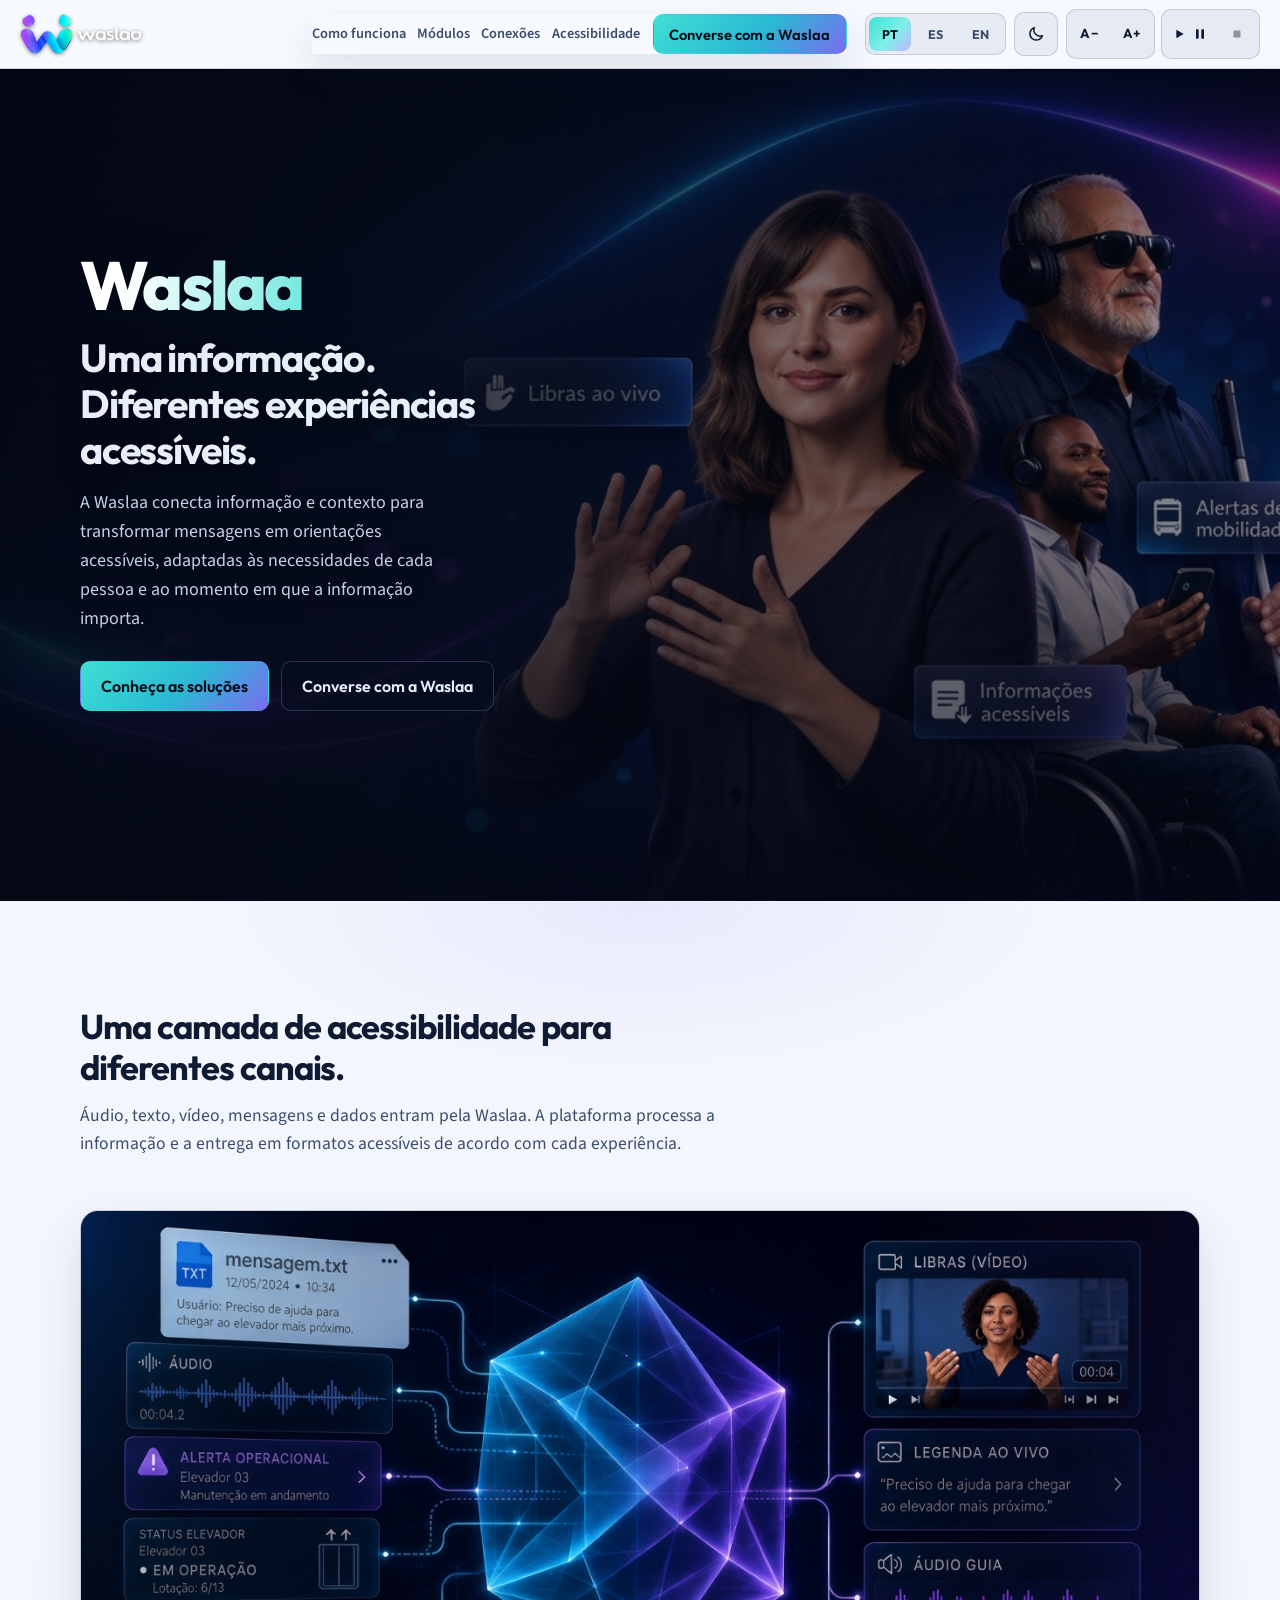
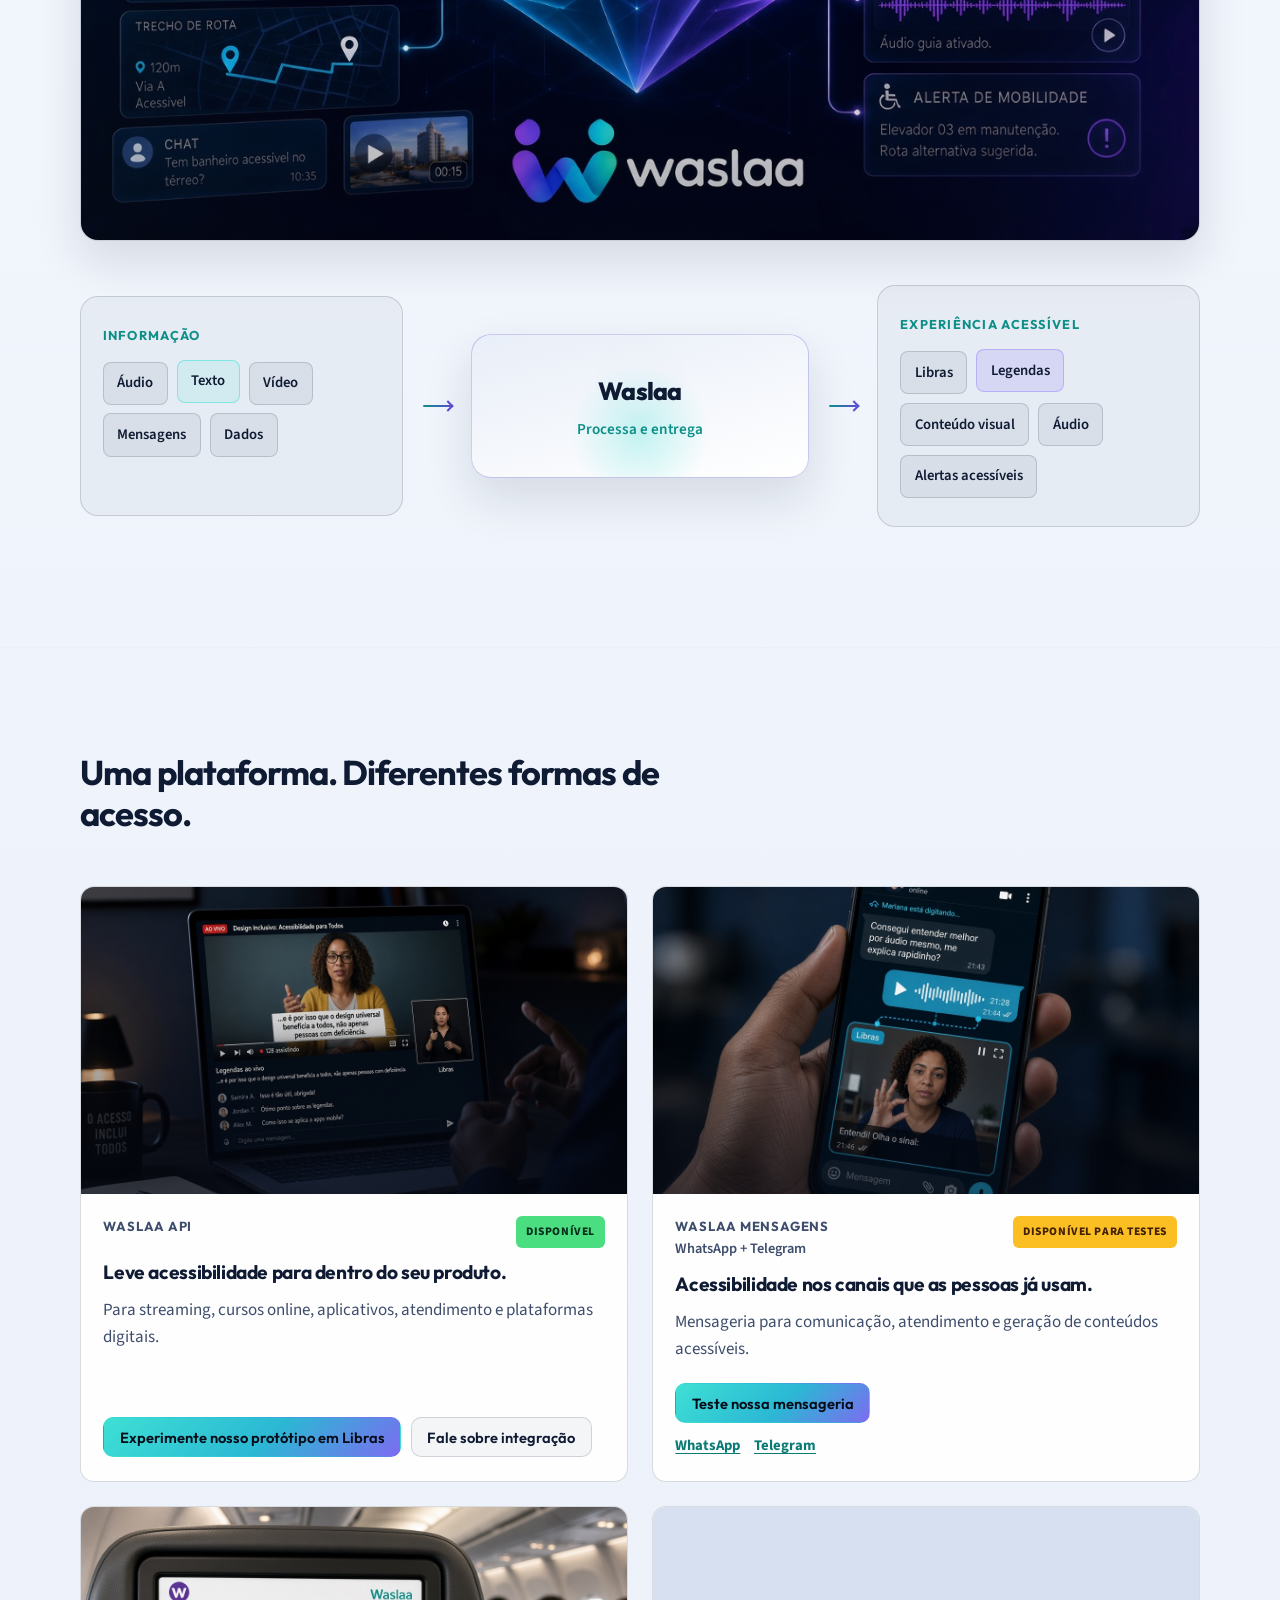
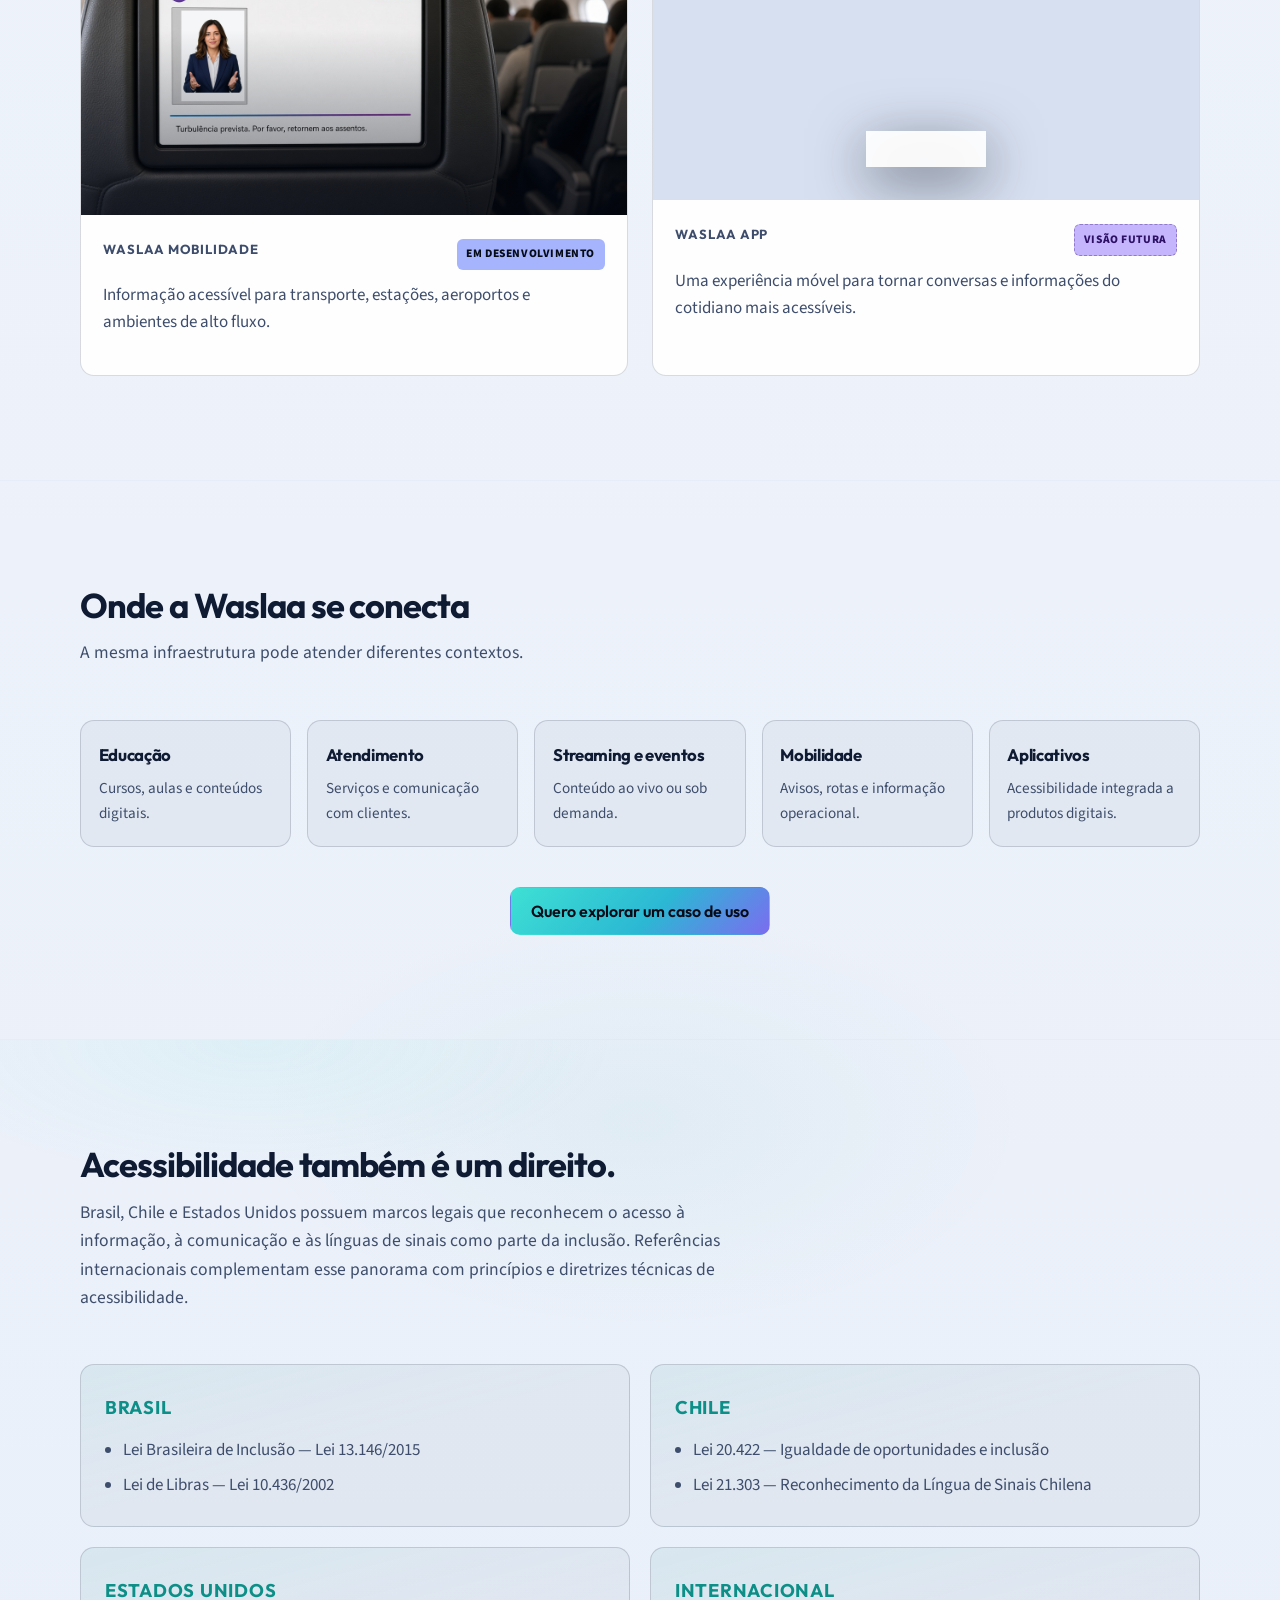
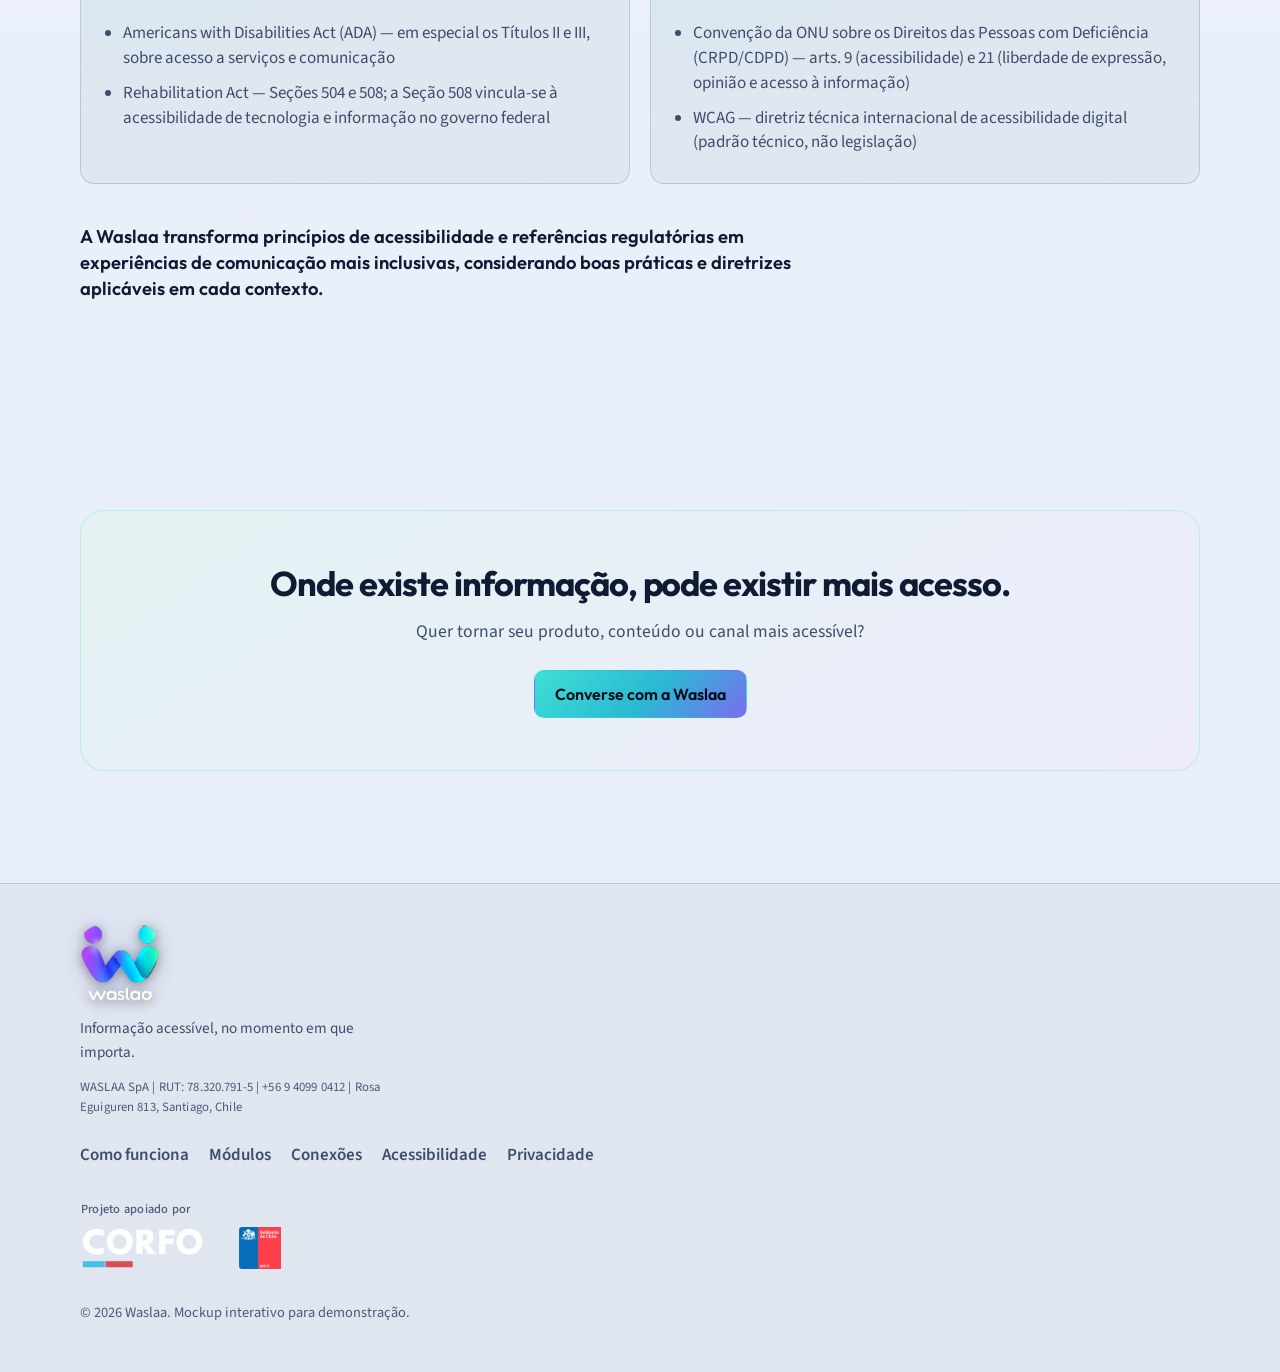
<file: index.html>
<!DOCTYPE html>
<html lang="pt-BR">
<head>
  <meta charset="UTF-8">
  <meta name="viewport" content="width=device-width, initial-scale=1.0, viewport-fit=cover">
  <meta name="description" content="Waslaa — recebe informações de diferentes canais e as transforma em experiências acessíveis em tempo real.">
  <meta name="color-scheme" content="dark light">
  <title>Waslaa — Informação Acessível em Tempo Real</title>
  <script>
    (function () {
      var pathname = (window.location.pathname || "").replace(/\/+$/, "");
      if (pathname.endsWith("/teste")) {
        window.location.replace("https://app.waslaa.co/" + window.location.search + window.location.hash);
        return;
      }
      try {
        var key = "waslaa_theme_v1";
        var stored = localStorage.getItem(key);
        var theme = stored === "light" || stored === "dark"
          ? stored
          : (window.matchMedia && window.matchMedia("(prefers-color-scheme: light)").matches ? "light" : "dark");
        document.documentElement.setAttribute("data-theme", theme);
        document.documentElement.style.colorScheme = theme;
      } catch (e) {
        document.documentElement.setAttribute("data-theme", "dark");
      }
      try {
        var scaleKey = "waslaa_text_scale_v1";
        var scaleRaw = localStorage.getItem(scaleKey);
        var scale = parseFloat(scaleRaw);
        if (!(scale >= 0.875 && scale <= 1.25)) scale = 1;
        scale = Math.round(scale * 1000) / 1000;
        document.documentElement.style.setProperty("--text-scale", String(scale));
        document.documentElement.setAttribute("data-text-scale", String(scale));
      } catch (e2) {
        document.documentElement.style.setProperty("--text-scale", "1");
        document.documentElement.setAttribute("data-text-scale", "1");
      }
    })();
  </script>
  <link rel="preconnect" href="https://fonts.googleapis.com">
  <link rel="preconnect" href="https://fonts.gstatic.com" crossorigin>
  <link href="https://fonts.googleapis.com/css2?family=Outfit:wght@400;500;600;700;800&family=Source+Sans+3:ital,wght@0,400;0,500;0,600;0,700;1,400&display=swap" rel="stylesheet">
  <link rel="stylesheet" href="style.css">
</head>
<body>
  <a class="skip-link" href="#conteudo" data-i18n="a11y.skip">Ir para o conteúdo</a>

  <header class="site-header" id="topo">
    <div class="header-inner">
      <a class="brand" href="#topo" data-i18n-aria-label="a11y.brandHome" aria-label="Waslaa — início">
        <img
          class="brand-logo"
          src="assets/logo-waslaa-uso-externo.png"
          width="377"
          height="124"
          alt=""
          decoding="async">
      </a>
      <div class="header-tools">
        <div class="lang-switcher" role="group" data-lang-switcher data-i18n-aria-label="a11y.langSwitcher" aria-label="Selecionar idioma">
          <button type="button" class="lang-btn is-active" data-set-lang="pt-BR" aria-pressed="true" aria-label="Português">
            <span class="lang-code" aria-hidden="true">PT</span>
            <span class="lang-name" data-i18n="a11y.langPt">Português</span>
          </button>
          <button type="button" class="lang-btn" data-set-lang="es-CL" aria-pressed="false" aria-label="Español (Chile)">
            <span class="lang-code" aria-hidden="true">ES</span>
            <span class="lang-name" data-i18n="a11y.langEs">Español (Chile)</span>
          </button>
          <button type="button" class="lang-btn" data-set-lang="en-US" aria-pressed="false" aria-label="English (US)">
            <span class="lang-code" aria-hidden="true">EN</span>
            <span class="lang-name" data-i18n="a11y.langEn">English (US)</span>
          </button>
        </div>
        <button
          type="button"
          class="theme-toggle"
          data-theme-toggle
          aria-pressed="false"
          aria-label="Alternar para tema claro">
          <span class="theme-toggle-icon theme-toggle-icon-sun" aria-hidden="true">
            <svg width="18" height="18" viewBox="0 0 24 24" fill="none" focusable="false">
              <circle cx="12" cy="12" r="4" stroke="currentColor" stroke-width="2"/>
              <path d="M12 2v2.5M12 19.5V22M4.93 4.93l1.77 1.77M17.3 17.3l1.77 1.77M2 12h2.5M19.5 12H22M4.93 19.07l1.77-1.77M17.3 6.7l1.77-1.77" stroke="currentColor" stroke-width="2" stroke-linecap="round"/>
            </svg>
          </span>
          <span class="theme-toggle-icon theme-toggle-icon-moon" aria-hidden="true">
            <svg width="18" height="18" viewBox="0 0 24 24" fill="none" focusable="false">
              <path d="M20.5 14.2A8.2 8.2 0 0 1 9.8 3.5 8.5 8.5 0 1 0 20.5 14.2Z" stroke="currentColor" stroke-width="2" stroke-linejoin="round"/>
            </svg>
          </span>
          <span class="theme-toggle-text" data-theme-toggle-text>Escuro</span>
        </button>
        <div
          class="a11y-tools"
          role="group"
          data-a11y-tools
          data-i18n-aria-label="a11y.toolsGroup"
          aria-label="Ferramentas de acessibilidade">
          <div
            class="text-scale"
            role="group"
            data-text-scale-group
            data-i18n-aria-label="a11y.textScaleGroup"
            aria-label="Tamanho do texto">
            <button
              type="button"
              class="a11y-btn a11y-btn-scale"
              data-text-scale-down
              data-i18n-aria-label="a11y.textDecrease"
              aria-label="Diminuir tamanho do texto">
              <span class="a11y-btn-label" aria-hidden="true">A−</span>
            </button>
            <button
              type="button"
              class="a11y-btn a11y-btn-scale"
              data-text-scale-up
              data-i18n-aria-label="a11y.textIncrease"
              aria-label="Aumentar tamanho do texto">
              <span class="a11y-btn-label" aria-hidden="true">A+</span>
            </button>
          </div>
          <div
            class="speech-controls"
            role="group"
            data-speech-controls
            data-i18n-aria-label="a11y.speechGroup"
            aria-label="Leitura em voz alta">
            <button
              type="button"
              class="a11y-btn a11y-btn-speech"
              data-speech-toggle
              data-i18n-aria-label="a11y.speechPlay"
              aria-label="Ler conteúdo em voz alta"
              aria-pressed="false">
              <span class="a11y-speech-icon a11y-speech-icon-play" aria-hidden="true">
                <svg width="16" height="16" viewBox="0 0 24 24" fill="none" focusable="false">
                  <path d="M8 5.5v13l11-6.5L8 5.5Z" fill="currentColor"/>
                </svg>
              </span>
              <span class="a11y-speech-icon a11y-speech-icon-pause" aria-hidden="true" hidden>
                <svg width="16" height="16" viewBox="0 0 24 24" fill="none" focusable="false">
                  <rect x="6" y="5" width="4" height="14" rx="1" fill="currentColor"/>
                  <rect x="14" y="5" width="4" height="14" rx="1" fill="currentColor"/>
                </svg>
              </span>
              <span class="a11y-speech-text" data-speech-toggle-text data-i18n="a11y.speechPlayShort">Ler</span>
            </button>
            <button
              type="button"
              class="a11y-btn a11y-btn-speech"
              data-speech-stop
              data-i18n-aria-label="a11y.speechStop"
              aria-label="Interromper leitura"
              disabled>
              <span class="a11y-speech-icon" aria-hidden="true">
                <svg width="14" height="14" viewBox="0 0 24 24" fill="none" focusable="false">
                  <rect x="6" y="6" width="12" height="12" rx="2" fill="currentColor"/>
                </svg>
              </span>
              <span class="a11y-speech-text" data-i18n="a11y.speechStopShort">Parar</span>
            </button>
            <p class="speech-status" data-speech-status aria-live="polite"></p>
          </div>
        </div>
        <button class="nav-toggle" type="button" aria-expanded="false" aria-controls="menu-principal" data-nav-toggle>
          <span class="sr-only" data-nav-toggle-label data-i18n="a11y.openMenu">Abrir menu</span>
          <span aria-hidden="true"></span>
          <span aria-hidden="true"></span>
          <span aria-hidden="true"></span>
        </button>
      </div>
      <nav class="site-nav" id="menu-principal" data-nav data-i18n-aria-label="a11y.mainNav" aria-label="Navegação principal">
        <a href="#como-funciona" data-nav-link data-i18n="nav.how">Como funciona</a>
        <a href="#modulos" data-nav-link data-i18n="nav.modules">Módulos</a>
        <a href="#conexoes" data-nav-link data-i18n="nav.connect">Conexões</a>
        <a href="#acessibilidade" data-nav-link data-i18n="nav.a11y">Acessibilidade</a>
        <button type="button" class="btn btn-sm btn-primary" data-open-modal="contato" data-intent="conversa" data-i18n="nav.talk">Converse com a Waslaa</button>
      </nav>
    </div>
  </header>

  <main id="conteudo">
    <!-- 1. Hero -->
    <section class="hero" aria-labelledby="hero-title">
      <div class="hero-media">
        <img
          class="hero-image"
          data-i18n-img="hero"
          data-i18n-alt="a11y.heroAlt"
          src="assets/hero-waslaa.jpg"
          width="1280"
          height="720"
          alt="Pessoas diversas em composição premium azul-marinho com ondas luminosas ciano e violeta: interpretação em Libras e informação acessível em tempo real."
          fetchpriority="high"
          decoding="async">
        <div class="hero-overlay" aria-hidden="true"></div>
      </div>
      <div class="hero-content">
        <p class="brand-hero">Waslaa</p>
        <h1 id="hero-title" data-i18n="hero.title">Uma informação. Diferentes experiências acessíveis.</h1>
        <p class="hero-lead" data-i18n="hero.lead">A Waslaa conecta informação e contexto para transformar mensagens em orientações acessíveis, adaptadas às necessidades de cada pessoa e ao momento em que a informação importa.</p>
        <div class="hero-actions">
          <a class="btn btn-primary" href="#modulos" data-i18n="hero.ctaSolutions">Conheça as soluções</a>
          <button type="button" class="btn btn-ghost" data-open-modal="contato" data-intent="conversa" data-i18n="hero.ctaTalk">Converse com a Waslaa</button>
        </div>
      </div>
    </section>

    <!-- 2. Como funciona -->
    <section class="section section-how" id="como-funciona" aria-labelledby="how-title">
      <div class="container">
        <header class="section-head">
          <h2 id="how-title" data-i18n="how.title">Uma camada de acessibilidade para diferentes canais.</h2>
          <p data-i18n="how.lead">Áudio, texto, vídeo, mensagens e dados entram pela Waslaa. A plataforma processa a informação e a entrega em formatos acessíveis de acordo com cada experiência.</p>
        </header>

        <figure class="layer-scene">
          <img
            data-i18n-img="camada"
            data-i18n-alt="a11y.camadaAlt"
            src="assets/camada-waslaa-prisma.png"
            width="1280"
            height="720"
            loading="lazy"
            decoding="async"
            alt="Ilustração da Camada Waslaa: informação de diferentes canais converge para um prisma translúcido e sai como Libras, legendas, conteúdo visual, áudio e alertas acessíveis.">
          <figcaption class="sr-only" data-i18n="a11y.camadaCaption">Informação entra na Waslaa e é transformada em diferentes formas de acesso.</figcaption>
        </figure>

        <div class="how-flow" data-how-flow data-i18n-aria-label="a11y.howFlow" aria-label="Fluxo da informação pela Waslaa">
          <div class="how-stage how-in">
            <p class="how-stage-label" data-i18n="how.infoLabel">Informação</p>
            <ul class="how-tags">
              <li data-flow-item="in" data-i18n="how.inAudio">Áudio</li>
              <li data-flow-item="in" data-i18n="how.inText">Texto</li>
              <li data-flow-item="in" data-i18n="how.inVideo">Vídeo</li>
              <li data-flow-item="in" data-i18n="how.inMessages">Mensagens</li>
              <li data-flow-item="in" data-i18n="how.inData">Dados</li>
            </ul>
          </div>
          <div class="how-arrow" aria-hidden="true">
            <span></span>
          </div>
          <div class="how-core">
            <p class="how-core-title">Waslaa</p>
            <p class="how-core-desc" data-i18n="how.coreDesc">Processa e entrega</p>
          </div>
          <div class="how-arrow" aria-hidden="true">
            <span></span>
          </div>
          <div class="how-stage how-out">
            <p class="how-stage-label" data-i18n="how.outLabel">Experiência acessível</p>
            <ul class="how-tags how-tags-out">
              <li data-flow-item="out" data-i18n="how.outSign">Libras</li>
              <li data-flow-item="out" data-i18n="how.outCaptions">Legendas</li>
              <li data-flow-item="out" data-i18n="how.outVisual">Conteúdo visual</li>
              <li data-flow-item="out" data-i18n="how.outAudio">Áudio</li>
              <li data-flow-item="out" data-i18n="how.outAlerts">Alertas acessíveis</li>
            </ul>
          </div>
        </div>
      </div>
    </section>

    <!-- 3. Módulos -->
    <section class="section section-modules" id="modulos" aria-labelledby="modules-title">
      <div class="container">
        <header class="section-head">
          <h2 id="modules-title" data-i18n="modules.title">Uma plataforma. Diferentes formas de acesso.</h2>
        </header>
        <div class="modules-grid modules-grid-four">
          <article class="module">
            <div class="module-media">
              <img
                data-i18n-img="streaming"
                data-i18n-alt="a11y.streamingAlt"
                src="assets/segmento-streaming-curso.jpg"
                width="1152"
                height="864"
                loading="lazy"
                decoding="async"
                alt="Ambiente de estudo com transmissão ao vivo: legendas, janela de Libras e chat acessível na tela do notebook.">
              <div class="module-media-overlay" aria-hidden="true"></div>
            </div>
            <div class="module-body">
              <div class="module-top">
                <p class="module-name">Waslaa API</p>
                <span class="status status-now" data-i18n="modules.apiStatus">Disponível</span>
              </div>
              <h3 data-i18n="modules.apiTitle">Leve acessibilidade para dentro do seu produto.</h3>
              <p data-i18n="modules.apiDesc">Para streaming, cursos online, aplicativos, atendimento e plataformas digitais.</p>
              <div class="module-actions">
                <a class="btn btn-sm btn-primary" href="https://waslaa.co/test" target="_blank" rel="noopener noreferrer" data-i18n="modules.apiTest">Experimente nosso protótipo em Libras</a>
                <button type="button" class="btn btn-sm btn-ghost" data-open-modal="contato" data-intent="integrar" data-context="Waslaa API" data-i18n="modules.apiIntegrate">Fale sobre integração</button>
              </div>
            </div>
          </article>

          <article class="module">
            <div class="module-media">
              <img
                data-i18n-img="mensageria"
                data-i18n-alt="a11y.mensageriaAlt"
                src="assets/modulo-mensageria.jpg"
                width="1152"
                height="864"
                loading="lazy"
                alt="Pessoa usando smartphone com mensagens e resposta acessível em vídeo.">
              <div class="module-media-overlay" aria-hidden="true"></div>
            </div>
            <div class="module-body">
              <div class="module-top">
                <div>
                  <p class="module-name">Waslaa Mensagens</p>
                  <p class="module-sub">WhatsApp + Telegram</p>
                </div>
                <span class="status status-pilot" data-i18n="modules.msgStatus">Disponível para testes</span>
              </div>
              <h3 data-i18n="modules.msgTitle">Acessibilidade nos canais que as pessoas já usam.</h3>
              <p data-i18n="modules.msgDesc">Mensageria para comunicação, atendimento e geração de conteúdos acessíveis.</p>
              <div class="module-actions">
                <button type="button" class="btn btn-sm btn-primary" data-open-panel="mensageria" data-i18n="modules.msgTest">Teste nossa mensageria</button>
                <div class="channel-links">
                  <button type="button" class="channel-link" data-open-panel="mensageria" data-channel="whatsapp" data-whatsapp-link>WhatsApp</button>
                  <button type="button" class="channel-link" data-open-panel="mensageria" data-channel="telegram" data-telegram-link>Telegram</button>
                </div>
              </div>
            </div>
          </article>

          <article class="module module-compact">
            <div class="module-media">
              <img
                data-i18n-img="mobilidade"
                data-i18n-alt="a11y.mobilidadeAlt"
                src="assets/modulo-mobilidade.png"
                width="1280"
                height="720"
                loading="lazy"
                alt="Interior de aeronave com assistente virtual anunciando informação acessível: janela de Libras, legendas e passageiros recebendo o aviso.">
              <div class="module-media-overlay" aria-hidden="true"></div>
            </div>
            <div class="module-body">
              <div class="module-top">
                <p class="module-name">Waslaa Mobilidade</p>
                <span class="status status-dev" data-i18n="modules.mobStatus">Em desenvolvimento</span>
              </div>
              <p data-i18n="modules.mobDesc">Informação acessível para transporte, estações, aeroportos e ambientes de alto fluxo.</p>
            </div>
          </article>

          <article class="module module-compact">
            <div class="module-media module-media-app">
              <div class="app-phone">
                <div class="app-phone-bezel">
                  <div class="app-phone-screen">
                    <div class="app-phone-chrome">
                      <span class="app-phone-dot" aria-hidden="true"></span>
                      <span class="app-phone-title" data-i18n="modules.appChrome">Conversa ao vivo</span>
                    </div>
                    <div class="app-phone-stage">
                      <img
                        src="assets/modulo-app-libras-avatar.jpg"
                        width="480"
                        height="640"
                        loading="lazy"
                        data-i18n-alt="a11y.appAlt"
                        alt="Mockup do Waslaa App: smartphone com intérprete de Libras em conversa cotidiana e legenda Vamos nos encontrar na entrada.">
                    </div>
                    <div class="app-phone-caption">
                      <p data-i18n="modules.appCaption">Vamos nos encontrar na entrada.</p>
                    </div>
                  </div>
                </div>
              </div>
            </div>
            <div class="module-body">
              <div class="module-top">
                <p class="module-name">Waslaa App</p>
                <span class="status status-future" data-i18n="modules.appStatus">Visão futura</span>
              </div>
              <p data-i18n="modules.appDesc">Uma experiência móvel para tornar conversas e informações do cotidiano mais acessíveis.</p>
            </div>
          </article>
        </div>
      </div>
    </section>

    <!-- 4. Onde a Waslaa se conecta -->
    <section class="section section-connect" id="conexoes" aria-labelledby="connect-title">
      <div class="container">
        <header class="section-head">
          <h2 id="connect-title" data-i18n="connect.title">Onde a Waslaa se conecta</h2>
          <p data-i18n="connect.lead">A mesma infraestrutura pode atender diferentes contextos.</p>
        </header>
        <ul class="connect-grid connect-grid-compact">
          <li>
            <h3 data-i18n="connect.eduTitle">Educação</h3>
            <p data-i18n="connect.eduDesc">Cursos, aulas e conteúdos digitais.</p>
          </li>
          <li>
            <h3 data-i18n="connect.supportTitle">Atendimento</h3>
            <p data-i18n="connect.supportDesc">Serviços e comunicação com clientes.</p>
          </li>
          <li>
            <h3 data-i18n="connect.streamTitle">Streaming e eventos</h3>
            <p data-i18n="connect.streamDesc">Conteúdo ao vivo ou sob demanda.</p>
          </li>
          <li>
            <h3 data-i18n="connect.mobTitle">Mobilidade</h3>
            <p data-i18n="connect.mobDesc">Avisos, rotas e informação operacional.</p>
          </li>
          <li>
            <h3 data-i18n="connect.appsTitle">Aplicativos</h3>
            <p data-i18n="connect.appsDesc">Acessibilidade integrada a produtos digitais.</p>
          </li>
        </ul>
        <div class="connect-cta">
          <button type="button" class="btn btn-primary" data-open-modal="contato" data-intent="caso" data-context="Caso de uso" data-i18n="connect.cta">Quero explorar um caso de uso</button>
        </div>
      </div>
    </section>

    <!-- 5. Acessibilidade e legislação -->
    <section class="section section-law" id="acessibilidade" aria-labelledby="law-title">
      <div class="container">
        <header class="section-head">
          <h2 id="law-title" data-i18n="law.title">Acessibilidade também é um direito.</h2>
          <p data-i18n="law.lead">Brasil, Chile e Estados Unidos possuem marcos legais que reconhecem o acesso à informação, à comunicação e às línguas de sinais como parte da inclusão. Referências internacionais complementam esse panorama com princípios e diretrizes técnicas de acessibilidade.</p>
        </header>
        <div class="law-grid">
          <article class="law-card">
            <h3 data-i18n="law.brTitle">Brasil</h3>
            <ul>
              <li data-i18n="law.br1">Lei Brasileira de Inclusão — Lei 13.146/2015</li>
              <li data-i18n="law.br2">Lei de Libras — Lei 10.436/2002</li>
            </ul>
          </article>
          <article class="law-card">
            <h3 data-i18n="law.clTitle">Chile</h3>
            <ul>
              <li data-i18n="law.cl1">Lei 20.422 — Igualdade de oportunidades e inclusão</li>
              <li data-i18n="law.cl2">Lei 21.303 — Reconhecimento da Língua de Sinais Chilena</li>
            </ul>
          </article>
          <article class="law-card">
            <h3 data-i18n="law.usTitle">Estados Unidos</h3>
            <ul>
              <li data-i18n="law.us1">Americans with Disabilities Act (ADA) — em especial os Títulos II e III, sobre acesso a serviços e comunicação</li>
              <li data-i18n="law.us2">Rehabilitation Act — Seções 504 e 508; a Seção 508 vincula-se à acessibilidade de tecnologia e informação no governo federal</li>
            </ul>
          </article>
          <article class="law-card">
            <h3 data-i18n="law.intTitle">Internacional</h3>
            <ul>
              <li data-i18n="law.int1">Convenção da ONU sobre os Direitos das Pessoas com Deficiência (CRPD/CDPD) — arts. 9 (acessibilidade) e 21 (liberdade de expressão, opinião e acesso à informação)</li>
              <li data-i18n="law.int2">WCAG — diretriz técnica internacional de acessibilidade digital (padrão técnico, não legislação)</li>
            </ul>
          </article>
        </div>
        <p class="law-close" data-i18n="law.close">A Waslaa transforma princípios de acessibilidade e referências regulatórias em experiências de comunicação mais inclusivas, considerando boas práticas e diretrizes aplicáveis em cada contexto.</p>
      </div>
    </section>

    <!-- 6. CTA final -->
    <section class="section section-cta" id="contato-final" aria-labelledby="cta-title">
      <div class="container cta-final">
        <h2 id="cta-title" data-i18n="cta.title">Onde existe informação, pode existir mais acesso.</h2>
        <p data-i18n="cta.lead">Quer tornar seu produto, conteúdo ou canal mais acessível?</p>
        <div class="cta-row">
          <button type="button" class="btn btn-primary" data-open-modal="contato" data-intent="conversa" data-i18n="cta.talk">Converse com a Waslaa</button>
        </div>
      </div>
    </section>
  </main>

  <footer class="site-footer">
    <div class="container footer-inner">
      <div class="footer-brand">
        <a class="footer-brand-link" href="#topo" data-i18n-aria-label="a11y.brandFooter" aria-label="Waslaa — voltar ao início">
          <img
            class="brand-logo brand-logo-footer"
            src="assets/logo-waslaa-mark.png"
            width="209"
            height="205"
            alt="Waslaa"
            decoding="async">
        </a>
        <p data-i18n="footer.tagline">Informação acessível, no momento em que importa.</p>
        <p class="footer-legal">WASLAA SpA <span aria-hidden="true">|</span> RUT: 78.320.791-5 <span aria-hidden="true">|</span> <a href="tel:+56940990412">+56 9 4099 0412</a> <span aria-hidden="true">|</span> Rosa Eguiguren 813, Santiago, Chile</p>
      </div>
      <nav data-i18n-aria-label="a11y.footerNav" aria-label="Rodapé">
        <a href="#como-funciona" data-i18n="nav.how">Como funciona</a>
        <a href="#modulos" data-i18n="nav.modules">Módulos</a>
        <a href="#conexoes" data-i18n="nav.connect">Conexões</a>
        <a href="#acessibilidade" data-i18n="nav.a11y">Acessibilidade</a>
        <button type="button" data-open-panel="privacidade" data-i18n="nav.privacy">Privacidade</button>
      </nav>
      <aside class="footer-support" data-i18n-aria-label="a11y.footerSupport" aria-label="Apoio e parceria">
        <a
          class="footer-support-link"
          href="https://www.google.com/url?sa=t&amp;source=web&amp;rct=j&amp;url=https%3A%2F%2Ftechnovation.cl%2Fprograma-mujeres-programando-nuestro-futuro-disminucion-de-la-brecha-de-genero-en-stem%2Flogo-proyecto-apoyado-por-corfo%2F&amp;ved=0CBYQjRxqFwoTCICM4Zmc9pYDFQAAAAAdAAAAABA4&amp;opi=89978449"
          target="_blank"
          rel="noopener noreferrer"
          data-i18n-aria-label="a11y.corfoSupport"
          aria-label="Projeto apoiado por CORFO e Gobierno de Chile (abre em nova aba)">
          <span class="footer-support-label" data-i18n="footer.corfoSupport">Projeto apoiado por</span>
          <span class="footer-support-logos" aria-hidden="true">
            <img
              class="footer-logo footer-logo-corfo"
              src="assets/logo-corfo.png"
              width="140"
              height="48"
              alt=""
              decoding="async">
            <img
              class="footer-logo footer-logo-gob"
              src="assets/logo-gobierno-chile.png"
              width="48"
              height="48"
              alt=""
              decoding="async">
          </span>
        </a>
      </aside>
      <p class="footer-copy" data-i18n-footer-copy>© <span data-year></span> Waslaa. Mockup interativo para demonstração.</p>
    </div>
  </footer>

  <!-- Modal de contato -->
  <div class="modal" id="modal-contato" hidden role="dialog" aria-modal="true" aria-labelledby="modal-contato-title">
    <div class="modal-backdrop" data-close-modal tabindex="-1"></div>
    <div class="modal-panel" role="document">
      <button type="button" class="modal-close" data-close-modal data-i18n-aria-label="a11y.close" aria-label="Fechar">×</button>
      <h2 id="modal-contato-title" data-i18n="intents.conversa.title">Converse com a Waslaa</h2>
      <p class="modal-lead" data-modal-lead data-i18n="form.leadDefault">Conte o contexto da sua organização. Neste mockup, o contato fica salvo apenas neste navegador.</p>
      <form id="form-contato" novalidate>
        <input type="hidden" name="intent" id="field-intent" value="conversa">
        <input type="hidden" name="context" id="field-context" value="">
        <div class="field">
          <label for="field-nome" data-i18n="form.nome">Nome completo</label>
          <input type="text" id="field-nome" name="nome" required autocomplete="name" data-i18n-placeholder="form.nomePh" placeholder="Seu nome">
          <span class="field-error" data-error-for="nome" data-i18n="form.nomeErr" hidden>Informe seu nome.</span>
        </div>
        <div class="field">
          <label for="field-email" data-i18n="form.email">E-mail profissional</label>
          <input type="email" id="field-email" name="email" required autocomplete="email" data-i18n-placeholder="form.emailPh" placeholder="voce@organizacao.com">
          <span class="field-error" data-error-for="email" data-i18n="form.emailErr" hidden>Informe um e-mail válido.</span>
        </div>
        <div class="field">
          <label for="field-org" data-i18n="form.org">Organização</label>
          <input type="text" id="field-org" name="organizacao" autocomplete="organization" data-i18n-placeholder="form.orgPh" placeholder="Empresa, órgão ou iniciativa">
        </div>
        <div class="field">
          <label for="field-segmento" data-i18n="form.segment">Segmento de interesse</label>
          <select id="field-segmento" name="segmento">
            <option value="" data-i18n="form.segmentPh">Selecione</option>
            <option value="Educação" data-i18n="form.segEdu">Educação</option>
            <option value="Atendimento" data-i18n="form.segSupport">Atendimento</option>
            <option value="Streaming e eventos" data-i18n="form.segStream">Streaming e eventos</option>
            <option value="Mobilidade" data-i18n="form.segMob">Mobilidade</option>
            <option value="Aplicativos" data-i18n="form.segApps">Aplicativos</option>
            <option value="Waslaa API" data-i18n="form.segApi">Waslaa API</option>
            <option value="Waslaa Mensagens" data-i18n="form.segMsg">Waslaa Mensagens</option>
            <option value="Outro" data-i18n="form.segOther">Outro</option>
          </select>
        </div>
        <div class="field">
          <label for="field-mensagem" data-i18n="form.message">Mensagem</label>
          <textarea id="field-mensagem" name="mensagem" rows="4" required data-i18n-placeholder="form.messagePh" placeholder="Em que contexto a informação precisa chegar de forma acessível?"></textarea>
          <span class="field-error" data-error-for="mensagem" data-i18n="form.messageErr" hidden>Descreva brevemente o contexto.</span>
        </div>
        <div class="form-actions">
          <button type="submit" class="btn btn-primary" data-i18n="form.submit">Enviar mensagem</button>
          <button type="button" class="btn btn-ghost" data-close-modal data-i18n="form.cancel">Cancelar</button>
        </div>
      </form>
      <div class="form-success" id="form-success" hidden>
        <h3 data-i18n="form.successTitle">Mensagem registrada</h3>
        <p data-success-text></p>
        <button type="button" class="btn btn-primary" data-close-modal data-i18n="form.close">Fechar</button>
        <button type="button" class="btn btn-text" data-open-panel="leads" data-i18n="form.viewLeads">Ver contatos salvos neste navegador</button>
      </div>
    </div>
  </div>

  <!-- Painel protótipo API -->
  <div class="modal" id="panel-prototipo" hidden role="dialog" aria-modal="true" aria-labelledby="proto-title">
    <div class="modal-backdrop" data-close-modal tabindex="-1"></div>
    <div class="modal-panel modal-wide" role="document">
      <button type="button" class="modal-close" data-close-modal data-i18n-aria-label="a11y.close" aria-label="Fechar">×</button>
      <h2 id="proto-title" data-i18n="proto.title">Protótipo Waslaa API</h2>
      <p class="modal-lead" data-i18n="proto.lead">Demonstração do fluxo disponível: a informação entra e sai em formato acessível.</p>
      <div class="proto-demo" data-i18n-aria-label="a11y.protoDemo" aria-label="Demonstração do protótipo">
        <div class="proto-col">
          <p class="proto-label" data-i18n="proto.inputLabel">Entrada</p>
          <p class="proto-sample" data-proto-input data-i18n="proto.inputSample">“O módulo começa em cinco minutos. Acesse a sala virtual.”</p>
        </div>
        <div class="proto-core" aria-hidden="true">Waslaa API</div>
        <div class="proto-col">
          <p class="proto-label" data-i18n="proto.outputLabel">Saída acessível</p>
          <ul class="proto-outputs">
            <li><strong data-i18n="proto.outCaption">Legenda</strong><span data-i18n="proto.outCaptionDesc"> — texto sincronizado</span></li>
            <li><strong data-i18n="proto.outSign">Libras</strong><span data-i18n="proto.outSignDesc"> — janela de interpretação</span></li>
            <li><strong data-i18n="proto.outAudio">Áudio</strong><span data-i18n="proto.outAudioDesc"> — versão contextual</span></li>
          </ul>
        </div>
      </div>
      <div class="form-actions">
        <button type="button" class="btn btn-ghost" data-close-modal data-i18n="proto.close">Fechar</button>
        <button type="button" class="btn btn-ghost" data-open-modal="contato" data-intent="integrar" data-context="Waslaa API" data-i18n="proto.integrate">Fale sobre integração</button>
      </div>
    </div>
  </div>

  <!-- Painel mensageria -->
  <div class="modal" id="panel-mensageria" hidden role="dialog" aria-modal="true" aria-labelledby="msg-title">
    <div class="modal-backdrop" data-close-modal tabindex="-1"></div>
    <div class="modal-panel modal-wide" role="document">
      <button type="button" class="modal-close" data-close-modal data-i18n-aria-label="a11y.close" aria-label="Fechar">×</button>
      <h2 id="msg-title" data-i18n="msg.title">Teste a mensageria Waslaa</h2>
      <p class="modal-lead" data-msg-lead data-i18n="msg.lead">Disponível para testes no WhatsApp e no Telegram — canais que as pessoas já usam.</p>
      <div class="demo-channels">
        <button type="button" class="demo-channel is-active" data-select-channel="whatsapp" data-whatsapp-link aria-pressed="true">
          <strong>WhatsApp</strong>
          <span data-i18n="msg.waDesc">Envie áudio ou texto e receba conteúdo acessível no mesmo chat.</span>
        </button>
        <button type="button" class="demo-channel" data-select-channel="telegram" data-telegram-link aria-pressed="false">
          <strong>Telegram</strong>
          <span data-i18n="msg.tgDesc">Mesma experiência no canal que sua equipe já utiliza.</span>
        </button>
      </div>
      <div class="msg-preview" data-msg-preview>
        <p class="msg-preview-meta"><span data-msg-channel>WhatsApp</span><span data-i18n="msg.previewMeta"> · conversa de demonstração</span></p>
        <p class="msg-bubble msg-in" data-msg-in data-i18n="msg.waIn">Áudio · 0:12 — “A aula de hoje começa às 19h.”</p>
        <p class="msg-bubble msg-out" data-msg-out data-i18n="msg.waOut">Waslaa · vídeo em Libras + legenda enviados</p>
      </div>
      <div class="form-actions">
        <button type="button" class="btn btn-ghost" data-close-modal data-i18n="msg.close">Fechar</button>
        <button type="button" class="btn btn-primary" data-open-modal="contato" data-intent="integrar" data-context="Waslaa Mensagens" data-i18n="msg.talk">Falar sobre mensageria</button>
      </div>
    </div>
  </div>

  <!-- Painel privacidade -->
  <div class="modal" id="panel-privacidade" hidden role="dialog" aria-modal="true" aria-labelledby="priv-title">
    <div class="modal-backdrop" data-close-modal tabindex="-1"></div>
    <div class="modal-panel modal-wide" role="document">
      <button type="button" class="modal-close" data-close-modal data-i18n-aria-label="a11y.close" aria-label="Fechar">×</button>
      <h2 id="priv-title" data-i18n="privacy.title">Princípios de privacidade</h2>
      <div class="prose">
        <p data-i18n="privacy.p1">A Waslaa trata acessibilidade como direito de acesso à informação. Neste mockup, formulários são salvos apenas no localStorage do seu navegador — nenhum dado é enviado a um servidor.</p>
        <h3 data-i18n="privacy.h3">Na visão do produto</h3>
        <ul>
          <li data-i18n="privacy.li1">Finalidade limitada: processar e entregar experiências acessíveis.</li>
          <li data-i18n="privacy.li2">Minimização: apenas o necessário para o serviço contratado.</li>
          <li data-i18n="privacy.li3">Sem comercialização de dados pessoais de usuários finais.</li>
          <li data-i18n="privacy.li4">Controles claros para organizações integradoras sobre retenção e exclusão.</li>
          <li data-i18n="privacy.li5">Transparência sobre o status de cada módulo e canal.</li>
        </ul>
        <p data-i18n="privacy.p2">Documentação jurídica completa será publicada com os primeiros contratos comerciais.</p>
      </div>
      <button type="button" class="btn btn-primary" data-close-modal data-i18n="privacy.ok">Entendi</button>
    </div>
  </div>

  <!-- Painel leads salvos -->
  <div class="modal" id="panel-leads" hidden role="dialog" aria-modal="true" aria-labelledby="leads-title">
    <div class="modal-backdrop" data-close-modal tabindex="-1"></div>
    <div class="modal-panel modal-wide" role="document">
      <button type="button" class="modal-close" data-close-modal data-i18n-aria-label="a11y.close" aria-label="Fechar">×</button>
      <h2 id="leads-title" data-i18n="leads.title">Contatos neste navegador</h2>
      <p class="modal-lead" data-i18n="leads.lead">Dados de demonstração persistidos via localStorage.</p>
      <div id="leads-list"></div>
      <div class="form-actions">
        <button type="button" class="btn btn-ghost" data-clear-leads data-i18n="leads.clear">Limpar dados locais</button>
        <button type="button" class="btn btn-primary" data-close-modal data-i18n="leads.close">Fechar</button>
      </div>
    </div>
  </div>

  <script src="i18n.js"></script>
  <script src="script.js"></script>
</body>
</html>
</file>
<file: style.css>
/* Waslaa — landing page */
:root,
html[data-theme="dark"] {
  --navy-950: #060b18;
  --navy-900: #0a1228;
  --navy-800: #101c3a;
  --navy-700: #1a2a52;
  --cyan-400: #3ee0d4;
  --cyan-500: #22c5bc;
  --violet-400: #9b8cff;
  --violet-500: #7c6cf0;
  --teal-400: #2dd4bf;
  --text: #e8eefc;
  --text-muted: #b4c0dc;
  --text-legal: rgba(180, 192, 220, 0.82);
  --surface: rgba(16, 28, 58, 0.72);
  --surface-solid: #121e3d;
  --surface-soft: rgba(255, 255, 255, 0.03);
  --surface-soft-strong: rgba(8, 16, 34, 0.55);
  --border: rgba(158, 188, 255, 0.22);
  --focus: #3ee0d4;
  --link: #3ee0d4;
  --link-hover: #7ff0e8;
  --ok: #4ade80;
  --warn: #fbbf24;
  --dev: #a5b4fc;
  --future: #c4b5fd;
  --header-bg: rgba(6, 11, 24, 0.78);
  --nav-mobile-bg: rgba(6, 11, 24, 0.98);
  --footer-bg: rgba(0, 0, 0, 0.25);
  --modal-bg: linear-gradient(180deg, #142246, #0c152c);
  --modal-backdrop: rgba(2, 6, 18, 0.72);
  --field-bg: rgba(0, 0, 0, 0.25);
  --error: #fca5a5;
  --body-bg:
    radial-gradient(1200px 600px at 10% -10%, rgba(62, 224, 212, 0.12), transparent 55%),
    radial-gradient(900px 500px at 90% 0%, rgba(124, 108, 240, 0.16), transparent 50%),
    radial-gradient(700px 400px at 50% 60%, rgba(45, 212, 191, 0.06), transparent 55%),
    linear-gradient(180deg, var(--navy-950), var(--navy-900) 30%, #081022 100%);
  --cta-bg:
    linear-gradient(145deg, rgba(62, 224, 212, 0.1), rgba(124, 108, 240, 0.12)),
    rgba(10, 18, 40, 0.7);
  --radius: 14px;
  --radius-sm: 8px;
  --font-display: "Outfit", sans-serif;
  --font-body: "Source Sans 3", sans-serif;
  --shadow: 0 24px 60px rgba(2, 6, 18, 0.45);
  --header-h: calc(68px * var(--text-scale, 1));
  --ease: cubic-bezier(0.22, 1, 0.36, 1);
  --text-scale: 1;
}

html[data-theme="light"] {
  --navy-950: #060b18;
  --navy-900: #0f1a33;
  --navy-800: #e8eef8;
  --navy-700: #d7e0f0;
  --cyan-400: #0d8f88;
  --cyan-500: #0a7a74;
  --violet-400: #5b4fd1;
  --violet-500: #4f43c4;
  --teal-400: #0f9b8f;
  --text: #0f1a33;
  --text-muted: #3d4d6b;
  --text-legal: #4a5a78;
  --surface: rgba(255, 255, 255, 0.92);
  --surface-solid: #ffffff;
  --surface-soft: rgba(15, 26, 51, 0.04);
  --surface-soft-strong: rgba(15, 26, 51, 0.06);
  --border: rgba(15, 26, 51, 0.16);
  --focus: #0d8f88;
  --link: #0a7a74;
  --link-hover: #086660;
  --ok: #16a34a;
  --warn: #d97706;
  --dev: #6366f1;
  --future: #7c3aed;
  --header-bg: rgba(247, 250, 255, 0.9);
  --nav-mobile-bg: rgba(247, 250, 255, 0.98);
  --footer-bg: rgba(15, 26, 51, 0.04);
  --modal-bg: linear-gradient(180deg, #ffffff, #f3f6fc);
  --modal-backdrop: rgba(15, 26, 51, 0.45);
  --field-bg: #ffffff;
  --error: #b91c1c;
  --body-bg:
    radial-gradient(1100px 520px at 8% -8%, rgba(13, 143, 136, 0.1), transparent 55%),
    radial-gradient(900px 480px at 92% 0%, rgba(91, 79, 209, 0.1), transparent 52%),
    radial-gradient(700px 380px at 50% 70%, rgba(15, 155, 143, 0.05), transparent 55%),
    linear-gradient(180deg, #f7faff 0%, #eef3fb 42%, #e8eef8 100%);
  --cta-bg:
    linear-gradient(145deg, rgba(13, 143, 136, 0.1), rgba(91, 79, 209, 0.1)),
    rgba(255, 255, 255, 0.88);
  --shadow: 0 20px 48px rgba(15, 26, 51, 0.12);
}

*,
*::before,
*::after {
  box-sizing: border-box;
}

html {
  scroll-behavior: smooth;
  scroll-padding-top: calc(var(--header-h) + 12px);
  overflow-x: clip;
  font-size: calc(100% * var(--text-scale, 1));
}

@media (prefers-reduced-motion: reduce) {
  html {
    scroll-behavior: auto;
  }

  *,
  *::before,
  *::after {
    animation-duration: 0.01ms !important;
    animation-iteration-count: 1 !important;
    transition-duration: 0.01ms !important;
  }
}

body {
  margin: 0;
  font-family: var(--font-body);
  font-size: 1.0625rem;
  line-height: 1.6;
  color: var(--text);
  background: var(--body-bg);
  min-height: 100vh;
  overflow-x: clip;
  overflow-wrap: break-word;
}

img {
  max-width: 100%;
  height: auto;
  display: block;
}

.hero-image,
.module-media img,
.app-phone-stage img {
  height: 100%;
}

a {
  color: var(--link);
  text-decoration-thickness: 1px;
  text-underline-offset: 3px;
}

a:hover {
  color: var(--link-hover);
}

:focus-visible {
  outline: 3px solid var(--focus);
  outline-offset: 3px;
}

.sr-only {
  position: absolute;
  width: 1px;
  height: 1px;
  padding: 0;
  margin: -1px;
  overflow: hidden;
  clip: rect(0, 0, 0, 0);
  white-space: nowrap;
  border: 0;
}

.skip-link {
  position: absolute;
  left: 1rem;
  top: -100px;
  z-index: 1000;
  background: var(--cyan-400);
  color: var(--navy-950);
  padding: 0.75rem 1rem;
  font-weight: 700;
  border-radius: var(--radius-sm);
}

.skip-link:focus {
  top: 1rem;
}

.container {
  width: min(1120px, calc(100% - 2.5rem));
  margin-inline: auto;
}

/* Header */
.site-header {
  position: sticky;
  top: 0;
  z-index: 100;
  backdrop-filter: blur(16px);
  background: var(--header-bg);
  border-bottom: 1px solid var(--border);
  overflow: visible;
  pointer-events: auto;
}

.header-inner {
  width: min(1120px, calc(100% - 2.5rem));
  margin-inline: auto;
  min-height: var(--header-h);
  display: flex;
  align-items: center;
  gap: 0.75rem 1rem;
  position: relative;
  flex-wrap: wrap;
  overflow: visible;
  pointer-events: auto;
}

.header-tools {
  display: flex;
  align-items: center;
  gap: 0.55rem;
  margin-left: auto;
}

.lang-switcher {
  display: inline-flex;
  align-items: center;
  gap: 0.2rem;
  padding: 0.2rem;
  border: 1px solid var(--border);
  border-radius: 10px;
  background: var(--surface-soft-strong);
}

.lang-btn {
  appearance: none;
  border: 0;
  background: transparent;
  color: var(--text-muted);
  font-family: var(--font-display);
  font-size: 0.78rem;
  font-weight: 600;
  letter-spacing: 0.02em;
  min-height: 34px;
  padding: 0.35rem 0.55rem;
  border-radius: 8px;
  cursor: pointer;
  display: inline-flex;
  align-items: center;
  gap: 0.35rem;
  transition: background 0.2s var(--ease), color 0.2s var(--ease);
}

.lang-btn:hover {
  color: var(--text);
  background: rgba(62, 224, 212, 0.08);
}

.lang-btn.is-active,
.lang-btn[aria-pressed="true"] {
  color: #060b18;
  background: linear-gradient(135deg, #3ee0d4, #7ff0e8 55%, #c4b5fd);
}

.lang-code {
  font-weight: 700;
}

.lang-name {
  white-space: nowrap;
}

.theme-toggle {
  appearance: none;
  display: inline-flex;
  align-items: center;
  justify-content: center;
  gap: 0.4rem;
  min-width: 44px;
  min-height: 44px;
  padding: 0.35rem 0.7rem;
  border: 1px solid var(--border);
  border-radius: 10px;
  background: var(--surface-soft-strong);
  color: var(--text);
  font-family: var(--font-display);
  font-size: 0.78rem;
  font-weight: 600;
  cursor: pointer;
  transition: background 0.2s var(--ease), border-color 0.2s var(--ease), color 0.2s var(--ease);
}

.theme-toggle:hover {
  border-color: rgba(62, 224, 212, 0.4);
  background: rgba(62, 224, 212, 0.08);
}

.theme-toggle-icon {
  display: inline-flex;
  line-height: 0;
}

html[data-theme="dark"] .theme-toggle-icon-moon,
html[data-theme="light"] .theme-toggle-icon-sun {
  display: none;
}

.theme-toggle-text {
  letter-spacing: 0.02em;
}

/* Accessibility tools: text scale + speech */
.a11y-tools {
  display: inline-flex;
  align-items: center;
  gap: 0.4rem;
  flex-shrink: 0;
}

.text-scale,
.speech-controls {
  display: inline-flex;
  align-items: center;
  gap: 0.15rem;
  padding: 0.15rem;
  border: 1px solid var(--border);
  border-radius: 10px;
  background: var(--surface-soft-strong);
  position: relative;
}

.a11y-btn {
  appearance: none;
  border: 0;
  background: transparent;
  color: var(--text);
  font-family: var(--font-display);
  font-weight: 700;
  min-width: 44px;
  min-height: 44px;
  padding: 0.3rem 0.45rem;
  border-radius: 8px;
  cursor: pointer;
  display: inline-flex;
  align-items: center;
  justify-content: center;
  gap: 0.3rem;
  transition: background 0.2s var(--ease), color 0.2s var(--ease);
}

.a11y-btn:hover:not(:disabled) {
  color: var(--text);
  background: rgba(62, 224, 212, 0.08);
}

.a11y-btn:disabled {
  opacity: 0.42;
  cursor: not-allowed;
}

.a11y-btn-scale .a11y-btn-label {
  font-size: 0.82rem;
  letter-spacing: 0.01em;
  line-height: 1;
}

.a11y-btn-speech .a11y-speech-icon {
  display: inline-flex;
  line-height: 0;
}

.a11y-speech-text {
  font-size: 0.72rem;
  font-weight: 600;
  letter-spacing: 0.02em;
}

.speech-status {
  position: absolute;
  width: 1px;
  height: 1px;
  padding: 0;
  margin: -1px;
  overflow: hidden;
  clip: rect(0, 0, 0, 0);
  white-space: nowrap;
  border: 0;
}

.speech-status.is-visible {
  position: static;
  width: auto;
  height: auto;
  margin: 0;
  clip: auto;
  overflow: visible;
  white-space: nowrap;
  font-family: var(--font-body);
  font-size: 0.7rem;
  font-weight: 500;
  color: var(--text-muted);
  padding: 0 0.35rem 0 0.15rem;
  max-width: 9.5rem;
  text-overflow: ellipsis;
  overflow: hidden;
}

html[data-theme="light"] .a11y-btn:hover:not(:disabled) {
  background: rgba(13, 143, 136, 0.1);
}

@media (min-width: 761px) {
  .header-inner {
    width: min(1320px, calc(100% - 2.5rem));
    flex-wrap: nowrap;
    align-items: center;
    gap: 0.85rem 1.15rem;
  }

  .header-tools {
    order: 3;
    margin-left: 0;
    flex-shrink: 0;
    gap: 0.5rem;
  }

  .site-nav {
    order: 2;
    margin-left: auto;
    flex-wrap: nowrap;
    align-items: center;
    justify-content: flex-end;
    gap: 0.3rem 0.85rem;
    min-width: 0;
  }

  .site-nav a,
  .site-nav .btn {
    flex-shrink: 0;
    white-space: nowrap;
  }

  .site-nav .btn {
    margin-left: 0.15rem;
  }

  .lang-switcher,
  .theme-toggle,
  .a11y-tools {
    flex-shrink: 0;
  }
}

/* Full language / theme labels on wide desktops */
@media (min-width: 1460px) {
  .header-inner {
    width: min(1420px, calc(100% - 3rem));
    gap: 1rem 1.35rem;
  }

  .site-nav {
    gap: 0.35rem 1rem;
  }

  .site-nav .btn {
    margin-left: 0.25rem;
  }

  .header-tools {
    gap: 0.55rem;
  }
}

.brand {
  display: inline-flex;
  align-items: center;
  flex-shrink: 0;
  color: var(--text);
  text-decoration: none;
  background: none;
  border: 0;
  padding: 0.15rem 0;
  border-radius: 0;
  line-height: 0;
}

.brand:hover .brand-logo,
.footer-brand-link:hover .brand-logo {
  filter:
    drop-shadow(0 0 10px rgba(62, 224, 212, 0.22))
    drop-shadow(0 1px 2px rgba(0, 0, 0, 0.45));
}

.brand-logo {
  display: block;
  width: auto;
  height: 40px;
  max-width: min(188px, 48vw);
  object-fit: contain;
  object-position: left center;
  background: transparent;
  border: 0;
  border-radius: 0;
  box-shadow: none;
  filter: drop-shadow(0 1px 2px rgba(0, 0, 0, 0.45));
  transition: filter 0.25s var(--ease);
}

.brand-logo-footer {
  height: 78px;
  max-width: min(168px, 56vw);
  margin: 0;
  object-position: left top;
  filter:
    drop-shadow(0 0 14px rgba(124, 108, 240, 0.18))
    drop-shadow(0 2px 6px rgba(0, 0, 0, 0.4));
}

.site-nav {
  display: flex;
  align-items: center;
  gap: 0.35rem 1rem;
  flex-wrap: wrap;
  justify-content: flex-end;
  pointer-events: auto;
  position: relative;
  z-index: 2;
}

.site-nav a {
  color: var(--text-muted);
  text-decoration: none;
  font-weight: 600;
  font-size: 0.95rem;
  pointer-events: auto;
  position: relative;
  z-index: 1;
}

.site-nav a:hover {
  color: var(--text);
}

.site-nav a:focus-visible,
.site-nav .btn:focus-visible,
.nav-toggle:focus-visible {
  outline: 3px solid var(--focus);
  outline-offset: 3px;
}

/* Anchor targets clear the sticky header */
main > section[id],
#conteudo,
#topo {
  scroll-margin-top: calc(var(--header-h) + 12px);
}

.nav-toggle {
  display: none;
  width: 44px;
  height: 44px;
  border: 1px solid var(--border);
  border-radius: var(--radius-sm);
  background: var(--surface);
  padding: 10px;
  flex-direction: column;
  justify-content: space-between;
  cursor: pointer;
}

.nav-toggle span:not(.sr-only) {
  display: block;
  height: 2px;
  background: var(--text);
  border-radius: 2px;
}

/* Buttons */
.btn {
  display: inline-flex;
  align-items: center;
  justify-content: center;
  gap: 0.5rem;
  min-height: 48px;
  padding: 0.7rem 1.25rem;
  border-radius: 10px;
  border: 1px solid transparent;
  font-family: var(--font-display);
  font-weight: 600;
  font-size: 1rem;
  cursor: pointer;
  text-decoration: none;
  transition: transform 0.2s var(--ease), background 0.2s, border-color 0.2s, color 0.2s;
}

.btn:hover {
  transform: translateY(-1px);
}

.btn-sm {
  min-height: 40px;
  padding: 0.45rem 0.95rem;
  font-size: 0.92rem;
}

.btn-primary {
  background: linear-gradient(135deg, #3ee0d4, #2bb8d4 55%, #7c6cf0);
  color: #060b18;
  border-color: transparent;
}

.btn-primary:hover {
  color: #060b18;
  filter: brightness(1.05);
}

.btn-ghost {
  background: var(--surface-soft);
  color: var(--text);
  border-color: var(--border);
}

.btn-ghost:hover {
  color: var(--text);
  border-color: rgba(62, 224, 212, 0.45);
  background: rgba(62, 224, 212, 0.08);
}

.btn-text {
  background: transparent;
  color: var(--link);
  border: none;
  min-height: auto;
  padding: 0.35rem 0;
  text-decoration: underline;
  text-underline-offset: 3px;
}

.btn-text:hover {
  color: var(--link-hover);
  transform: none;
}

/* Hero */
.hero {
  position: relative;
  min-height: calc(100vh - var(--header-h));
  display: flex;
  align-items: center;
  width: 100%;
  margin: 0;
  padding: 4.5rem 0 5rem;
  overflow: clip;
  isolation: isolate;
}

.hero-media {
  position: absolute;
  inset: 0;
  z-index: 0;
  pointer-events: none;
  overflow: hidden;
}

.hero-image {
  width: 100%;
  height: 100%;
  object-fit: cover;
  object-position: 68% center;
  transform: scale(1.04);
  animation: hero-ken 28s ease-in-out infinite alternate;
}

@keyframes hero-ken {
  from {
    transform: scale(1.04) translate(0, 0);
  }
  to {
    transform: scale(1.1) translate(-1.5%, 1%);
  }
}

.hero-overlay {
  position: absolute;
  inset: 0;
  background:
    linear-gradient(
      105deg,
      rgba(4, 8, 20, 0.92) 0%,
      rgba(6, 11, 24, 0.82) 34%,
      rgba(6, 11, 24, 0.48) 58%,
      rgba(6, 11, 24, 0.28) 100%
    ),
    linear-gradient(180deg, rgba(6, 11, 24, 0.35) 0%, transparent 28%, rgba(4, 8, 20, 0.55) 100%);
}

.hero-content {
  position: relative;
  z-index: 1;
  width: min(1120px, calc(100% - 2.5rem));
  margin-inline: auto;
  display: grid;
  grid-template-columns: minmax(0, min(34rem, 48%)) minmax(0, 1fr);
  align-items: center;
  column-gap: clamp(1.5rem, 4vw, 3rem);
  animation: hero-rise 0.9s var(--ease) both;
}

.hero-content > * {
  grid-column: 1;
  justify-self: start;
  width: 100%;
  max-width: 34rem;
}

.brand-hero {
  margin: 0 0 1rem;
  font-family: var(--font-display);
  font-size: clamp(2.5rem, 6vw, 4.25rem);
  font-weight: 800;
  letter-spacing: -0.04em;
  line-height: 1;
  background: linear-gradient(105deg, #ffffff 10%, #3ee0d4 55%, #9b8cff);
  -webkit-background-clip: text;
  background-clip: text;
  color: transparent;
  filter: drop-shadow(0 8px 24px rgba(2, 6, 18, 0.35));
}

.hero h1 {
  margin: 0 0 1rem;
  font-family: var(--font-display);
  font-size: clamp(1.65rem, 3.4vw, 2.45rem);
  font-weight: 700;
  letter-spacing: -0.03em;
  line-height: 1.18;
  max-width: 18ch;
  color: #e8eefc;
  text-shadow: 0 2px 24px rgba(2, 6, 18, 0.55);
}

.hero-lead {
  margin: 0 0 1.75rem;
  color: #c5d0ea;
  font-size: 1.125rem;
  max-width: 42ch;
  text-shadow: 0 1px 12px rgba(2, 6, 18, 0.65);
}

.hero-actions {
  display: flex;
  flex-wrap: wrap;
  gap: 0.75rem;
}

.hero-actions .btn-ghost {
  background: rgba(8, 14, 30, 0.45);
  backdrop-filter: blur(8px);
  color: #e8eefc;
  border-color: rgba(158, 188, 255, 0.22);
}

@keyframes hero-rise {
  from {
    opacity: 0;
    transform: translateY(18px);
  }
  to {
    opacity: 1;
    transform: none;
  }
}

/* Sections */
.section {
  padding: 6.5rem 0;
  border-top: 1px solid rgba(158, 188, 255, 0.08);
}

.section-head {
  max-width: 640px;
  margin-bottom: 3.25rem;
}

.section-head h2,
.cta-final h2,
.modal-panel h2 {
  margin: 0 0 0.85rem;
  font-family: var(--font-display);
  font-size: clamp(1.6rem, 3vw, 2.15rem);
  letter-spacing: -0.03em;
  line-height: 1.2;
}

.section-head p,
.cta-final > p,
.modal-lead {
  margin: 0;
  color: var(--text-muted);
  font-size: 1.1rem;
}

/* Como funciona */
.section-how {
  background:
    radial-gradient(700px 280px at 50% 0%, rgba(124, 108, 240, 0.1), transparent 65%),
    transparent;
}

/* Prisma / Camada Waslaa — visual principal do fluxo */
.layer-scene {
  margin: 0 0 2.25rem;
  border-radius: 18px;
  overflow: hidden;
  border: 1px solid var(--border);
  background:
    radial-gradient(ellipse at 50% 42%, rgba(62, 224, 212, 0.12), transparent 55%),
    radial-gradient(ellipse at 70% 50%, rgba(124, 108, 240, 0.14), transparent 50%),
    var(--navy-900);
  box-shadow: var(--shadow);
  position: relative;
}

.layer-scene img {
  width: 100%;
  height: auto;
  aspect-ratio: 16 / 9;
  object-fit: cover;
  display: block;
  animation: prisma-glow 5.5s ease-in-out infinite;
}

.layer-scene::after {
  content: "";
  position: absolute;
  inset: 0;
  pointer-events: none;
  background:
    linear-gradient(180deg, transparent 58%, rgba(6, 11, 24, 0.32)),
    linear-gradient(90deg, rgba(62, 224, 212, 0.04), transparent 28%, transparent 72%, rgba(124, 108, 240, 0.06));
}

@keyframes prisma-glow {
  0%,
  100% {
    filter: brightness(1) saturate(1);
  }
  50% {
    filter: brightness(1.04) saturate(1.08);
  }
}

@media (prefers-reduced-motion: reduce) {
  .layer-scene img {
    animation: none;
  }
}

.how-flow {
  display: grid;
  grid-template-columns: 1fr auto 1.05fr auto 1fr;
  gap: 1.25rem;
  align-items: center;
  padding: 0.5rem 0 1rem;
}

.how-stage {
  padding: 1.75rem 1.35rem;
  border-radius: 18px;
  border: 1px solid var(--border);
  background: var(--surface-soft);
  min-height: 220px;
}

.how-stage-label {
  margin: 0 0 1rem;
  font-family: var(--font-display);
  font-size: 0.8rem;
  letter-spacing: 0.1em;
  text-transform: uppercase;
  color: var(--cyan-400);
  font-weight: 700;
}

.how-tags {
  list-style: none;
  margin: 0;
  padding: 0;
  display: flex;
  flex-wrap: wrap;
  gap: 0.55rem;
}

.how-tags li {
  padding: 0.55rem 0.85rem;
  border-radius: 8px;
  border: 1px solid var(--border);
  background: var(--surface-soft-strong);
  font-weight: 600;
  font-size: 0.92rem;
  transition: border-color 0.3s, background 0.3s, transform 0.3s var(--ease);
}

.how-tags li.is-active {
  border-color: rgba(62, 224, 212, 0.55);
  background: rgba(62, 224, 212, 0.12);
  transform: translateY(-2px);
}

.how-tags-out li.is-active {
  border-color: rgba(155, 140, 255, 0.55);
  background: rgba(124, 108, 240, 0.16);
}

.how-arrow {
  display: grid;
  place-items: center;
}

.how-arrow span {
  display: block;
  width: 28px;
  height: 2px;
  background: linear-gradient(90deg, var(--cyan-400), var(--violet-400));
  position: relative;
  border-radius: 2px;
}

.how-arrow span::after {
  content: "";
  position: absolute;
  right: -1px;
  top: 50%;
  width: 8px;
  height: 8px;
  border-right: 2px solid var(--violet-400);
  border-top: 2px solid var(--violet-400);
  transform: translateY(-50%) rotate(45deg);
}

.how-core {
  position: relative;
  padding: 2.25rem 1.5rem;
  border-radius: 20px;
  border: 1px solid rgba(155, 140, 255, 0.35);
  background:
    linear-gradient(165deg, rgba(26, 42, 82, 0.95), rgba(10, 18, 40, 0.98)),
    radial-gradient(circle at 50% 30%, rgba(62, 224, 212, 0.2), transparent 60%);
  box-shadow: var(--shadow);
  text-align: center;
  overflow: hidden;
  animation: core-pulse 4.5s ease-in-out infinite;
}

.how-core::before {
  content: "";
  position: absolute;
  inset: auto;
  width: 140px;
  height: 140px;
  left: 50%;
  top: 20%;
  transform: translateX(-50%);
  border-radius: 50%;
  background: radial-gradient(circle, rgba(62, 224, 212, 0.28), transparent 70%);
  pointer-events: none;
}

.how-core-title {
  margin: 0;
  position: relative;
  font-family: var(--font-display);
  font-size: 1.55rem;
  font-weight: 800;
  letter-spacing: -0.03em;
}

.how-core-desc {
  margin: 0.4rem 0 0;
  position: relative;
  color: var(--cyan-400);
  font-weight: 600;
  font-size: 0.95rem;
}

@keyframes core-pulse {
  0%,
  100% {
    box-shadow: 0 24px 60px rgba(2, 6, 18, 0.45);
  }
  50% {
    box-shadow:
      0 24px 60px rgba(2, 6, 18, 0.45),
      0 0 40px rgba(62, 224, 212, 0.18);
  }
}

/* Modules */
.modules-grid {
  display: grid;
  grid-template-columns: repeat(2, 1fr);
  gap: 1.5rem;
}

.module {
  padding: 0;
  border-radius: var(--radius);
  border: 1px solid var(--border);
  background: var(--surface);
  display: flex;
  flex-direction: column;
  overflow: hidden;
}

.module-media {
  position: relative;
  aspect-ratio: 16 / 9;
  overflow: hidden;
  background: var(--navy-800);
}

.module-media img {
  width: 100%;
  height: 100%;
  object-fit: cover;
}

.module-media-overlay {
  position: absolute;
  inset: 0;
  background: linear-gradient(180deg, transparent 40%, rgba(6, 11, 24, 0.55));
  pointer-events: none;
}

/* Waslaa App — compact phone mockup (scoped) */
.module-media-app {
  aspect-ratio: auto;
  display: flex;
  align-items: center;
  justify-content: center;
  padding: 1.4rem 1.55rem 1.15rem;
  background:
    radial-gradient(ellipse 70% 55% at 50% 18%, rgba(124, 108, 240, 0.2), transparent 62%),
    radial-gradient(ellipse 55% 50% at 78% 88%, rgba(62, 224, 212, 0.14), transparent 58%),
    radial-gradient(ellipse 45% 40% at 18% 75%, rgba(34, 197, 188, 0.08), transparent 55%),
    linear-gradient(165deg, #08101f 0%, #101c3a 48%, #0a142c 100%);
}

.app-phone {
  width: min(42%, 148px);
  filter: drop-shadow(0 14px 28px rgba(2, 6, 18, 0.55));
}

.app-phone-bezel {
  border-radius: 20px;
  padding: 6px;
  background: linear-gradient(160deg, #2a3558 0%, #12182c 45%, #1a243f 100%);
  border: 1px solid rgba(158, 188, 255, 0.22);
}

.app-phone-screen {
  position: relative;
  border-radius: 15px;
  overflow: hidden;
  background: #060b18;
  aspect-ratio: 9 / 16;
  display: flex;
  flex-direction: column;
}

.app-phone-chrome {
  position: absolute;
  z-index: 2;
  top: 0;
  left: 0;
  right: 0;
  display: flex;
  align-items: center;
  gap: 0.38rem;
  padding: 0.5rem 0.55rem 0.65rem;
  background: linear-gradient(180deg, rgba(6, 11, 24, 0.75) 0%, transparent 100%);
}

.app-phone-dot {
  width: 6px;
  height: 6px;
  border-radius: 50%;
  background: var(--cyan-400);
  box-shadow: 0 0 8px rgba(62, 224, 212, 0.55);
  flex-shrink: 0;
}

.app-phone-title {
  font-family: var(--font-display);
  font-size: 0.55rem;
  font-weight: 700;
  letter-spacing: 0.02em;
  color: rgba(232, 238, 252, 0.94);
  line-height: 1;
}

.app-phone-stage {
  flex: 1;
  min-height: 0;
}

.app-phone-stage img {
  width: 100%;
  height: 100%;
  object-fit: cover;
  object-position: center 22%;
}

.app-phone-caption {
  position: absolute;
  z-index: 2;
  left: 0.45rem;
  right: 0.45rem;
  bottom: 0.5rem;
  padding: 0.4rem 0.45rem;
  border-radius: 8px;
  background: rgba(6, 11, 24, 0.8);
  border: 1px solid rgba(158, 188, 255, 0.16);
  backdrop-filter: blur(8px);
}

.module .app-phone-caption p {
  margin: 0;
  font-size: 0.5rem;
  font-weight: 600;
  line-height: 1.3;
  color: var(--text);
  letter-spacing: 0.01em;
}

.module-body {
  display: flex;
  flex-direction: column;
  gap: 0.75rem;
  padding: 1.35rem 1.4rem 1.5rem;
  flex: 1;
}

.module-compact .module-body {
  padding: 1.5rem 1.4rem 1.65rem;
  min-height: 160px;
}

.module-top {
  display: flex;
  flex-wrap: wrap;
  align-items: flex-start;
  justify-content: space-between;
  gap: 0.65rem;
}

.module-name {
  margin: 0;
  font-family: var(--font-display);
  font-size: 0.82rem;
  font-weight: 700;
  letter-spacing: 0.06em;
  text-transform: uppercase;
  color: var(--cyan-400);
}

.module-sub {
  margin: 0.2rem 0 0;
  color: var(--text-muted);
  font-size: 0.9rem;
  font-weight: 600;
}

.module h3 {
  margin: 0;
  font-family: var(--font-display);
  font-size: 1.2rem;
  letter-spacing: -0.02em;
  line-height: 1.3;
}

.module p {
  margin: 0;
  color: var(--text-muted);
}

.module-actions {
  display: flex;
  flex-wrap: wrap;
  align-items: center;
  gap: 0.65rem;
  margin-top: auto;
  padding-top: 0.5rem;
}

.module-actions .btn-primary {
  white-space: normal;
  text-align: center;
  line-height: 1.3;
  max-width: 100%;
  height: auto;
  min-height: 40px;
}

.channel-links {
  display: flex;
  flex-wrap: wrap;
  gap: 0.5rem 0.85rem;
  width: 100%;
}

.channel-link {
  background: none;
  border: none;
  padding: 0;
  color: var(--link);
  font: inherit;
  font-weight: 700;
  font-size: 0.92rem;
  cursor: pointer;
  text-decoration: underline;
  text-underline-offset: 3px;
}

.channel-link:hover {
  color: var(--link-hover);
}

.status {
  font-size: 0.72rem;
  font-weight: 800;
  letter-spacing: 0.05em;
  text-transform: uppercase;
  padding: 0.35rem 0.55rem;
  border-radius: 6px;
  border: 1px solid transparent;
  white-space: nowrap;
}

.status-now {
  color: #052e1a;
  background: #4ade80;
}

.status-pilot {
  color: #422006;
  background: #fbbf24;
}

.status-dev {
  color: #060b18;
  background: #a5b4fc;
}

.status-future {
  color: #2e1065;
  background: #c4b5fd;
  border: 1px dashed rgba(46, 16, 101, 0.35);
}

/* Conexões */
.connect-grid {
  list-style: none;
  margin: 0;
  padding: 0;
  display: grid;
  grid-template-columns: repeat(5, 1fr);
  gap: 1rem;
}

.connect-grid-compact li {
  padding: 1.35rem 1.1rem;
  border-radius: var(--radius);
  border: 1px solid var(--border);
  background: var(--surface-soft);
}

.connect-grid h3 {
  margin: 0 0 0.45rem;
  font-family: var(--font-display);
  font-size: 1.05rem;
  letter-spacing: -0.02em;
}

.connect-grid p {
  margin: 0;
  color: var(--text-muted);
  font-size: 0.95rem;
}

.connect-cta {
  margin-top: 2.5rem;
  display: flex;
  justify-content: center;
}

/* Legislação */
.section-law {
  background:
    radial-gradient(600px 240px at 20% 0%, rgba(62, 224, 212, 0.08), transparent 60%),
    transparent;
}

.law-grid {
  display: grid;
  grid-template-columns: repeat(2, minmax(0, 1fr));
  gap: 1.25rem;
  margin-bottom: 2.5rem;
  width: 100%;
  max-width: 100%;
}

.law-card {
  min-width: 0;
  padding: 1.75rem 1.5rem;
  border-radius: var(--radius);
  border: 1px solid var(--border);
  background:
    linear-gradient(165deg, rgba(62, 224, 212, 0.05), transparent 50%),
    var(--surface-soft);
}

.law-card h3 {
  margin: 0 0 1rem;
  font-family: var(--font-display);
  font-size: 1.15rem;
  letter-spacing: 0.04em;
  text-transform: uppercase;
  color: var(--cyan-400);
}

.law-card ul {
  margin: 0;
  padding-left: 1.1rem;
  color: var(--text-muted);
  display: grid;
  gap: 0.65rem;
}

.law-card li {
  overflow-wrap: anywhere;
  word-break: break-word;
  line-height: 1.45;
}

.law-close {
  margin: 0;
  max-width: 62ch;
  color: var(--text);
  font-family: var(--font-display);
  font-size: 1.15rem;
  font-weight: 600;
  line-height: 1.4;
}

/* Final CTA */
.section-cta {
  padding-bottom: 7rem;
}

.cta-final {
  text-align: center;
  padding: 3.25rem 1.75rem;
  border-radius: 24px;
  border: 1px solid rgba(62, 224, 212, 0.25);
  background: var(--cta-bg);
}

.cta-final > p {
  margin-bottom: 1.5rem;
}

.cta-row {
  display: flex;
  flex-wrap: wrap;
  justify-content: center;
  gap: 0.75rem;
}

/* Footer */
.site-footer {
  border-top: 1px solid var(--border);
  padding: 2.5rem 0 3rem;
  background: var(--footer-bg);
}

.footer-inner {
  display: grid;
  gap: 1.5rem;
}

.footer-brand {
  display: grid;
  gap: 0.85rem;
  max-width: 480px;
  justify-items: start;
}

.footer-brand-link {
  display: inline-flex;
  line-height: 0;
  text-decoration: none;
  background: none;
  border: 0;
  padding: 0;
  border-radius: 0;
}

.footer-brand p {
  margin: 0;
  color: var(--text-muted);
  font-size: 0.95rem;
  max-width: 36ch;
}

.footer-brand .footer-legal {
  margin: 0;
  max-width: 52ch;
  color: var(--text-legal);
  font-size: 0.8rem;
  line-height: 1.55;
  letter-spacing: 0.01em;
}

.footer-brand .footer-legal a {
  color: inherit;
  text-decoration: none;
}

.footer-brand .footer-legal a:hover {
  color: var(--text-muted);
}

.site-footer nav {
  display: flex;
  flex-wrap: wrap;
  gap: 0.75rem 1.25rem;
}

.site-footer nav a,
.site-footer nav button {
  color: var(--text-muted);
  background: none;
  border: none;
  font: inherit;
  font-weight: 600;
  cursor: pointer;
  text-decoration: none;
  padding: 0;
}

.site-footer nav a:hover,
.site-footer nav button:hover {
  color: var(--text);
}

.footer-support {
  margin: 0;
  padding: 0;
  max-width: 22rem;
}

.footer-support-link {
  display: inline-flex;
  flex-direction: column;
  align-items: flex-start;
  gap: 0.55rem;
  min-height: 44px;
  padding: 0.45rem 0.55rem;
  margin-inline: -0.55rem;
  color: var(--text-legal);
  font-size: 0.78rem;
  font-weight: 500;
  letter-spacing: 0.02em;
  line-height: 1.35;
  text-decoration: none;
  border-radius: 10px;
  background: transparent;
  border: 1px solid transparent;
  transition:
    color 0.2s var(--ease),
    background-color 0.2s var(--ease),
    border-color 0.2s var(--ease),
    transform 0.25s var(--ease);
}

.footer-support-label {
  display: block;
  color: inherit;
}

.footer-support-logos {
  display: flex;
  flex-wrap: wrap;
  align-items: center;
  gap: 0.85rem 1.1rem;
}

.footer-logo {
  display: block;
  width: auto;
  height: auto;
  max-height: 2.65rem;
  object-fit: contain;
  object-position: left center;
  filter: none;
  opacity: 0.96;
  transition: opacity 0.2s var(--ease), transform 0.25s var(--ease);
}

.footer-logo-corfo {
  width: 8.75rem;
  max-width: min(8.75rem, 52vw);
  height: 2.85rem;
  opacity: 1;
  filter: none;
  mix-blend-mode: normal;
}

.footer-logo-gob {
  width: 2.85rem;
  height: 2.85rem;
  border-radius: 3px;
  box-shadow: 0 0 0 1px rgba(255, 255, 255, 0.08);
}

.footer-support-link:hover {
  color: rgba(210, 220, 240, 0.92);
  background: rgba(158, 188, 255, 0.05);
  border-color: rgba(158, 188, 255, 0.14);
}

.footer-support-link:hover .footer-logo {
  opacity: 1;
}

.footer-support-link:focus-visible {
  outline: 2px solid var(--focus);
  outline-offset: 3px;
  color: var(--text);
  background: rgba(62, 224, 212, 0.06);
  border-color: rgba(62, 224, 212, 0.28);
}

.footer-support-link:focus-visible .footer-logo {
  opacity: 1;
}

.footer-copy {
  margin: 0;
  color: var(--text-legal);
  font-size: 0.9rem;
}

/* Modal */
.modal {
  position: fixed;
  inset: 0;
  z-index: 200;
  display: grid;
  place-items: center;
  padding: 1rem;
}

.modal[hidden] {
  display: none;
}

.modal-backdrop {
  position: absolute;
  inset: 0;
  background: var(--modal-backdrop);
  border: none;
  cursor: pointer;
}

.modal-panel {
  position: relative;
  width: min(560px, 100%);
  max-height: min(90vh, 900px);
  overflow: auto;
  padding: 1.75rem;
  border-radius: 18px;
  border: 1px solid var(--border);
  background: var(--modal-bg);
  box-shadow: var(--shadow);
  z-index: 1;
  color: var(--text);
}

.modal-wide {
  width: min(680px, 100%);
}

.modal-close {
  position: absolute;
  top: 0.75rem;
  right: 0.75rem;
  width: 40px;
  height: 40px;
  border: 1px solid var(--border);
  border-radius: 10px;
  background: rgba(255, 255, 255, 0.04);
  color: var(--text);
  font-size: 1.4rem;
  line-height: 1;
  cursor: pointer;
}

.modal-lead {
  margin-bottom: 1.25rem !important;
}

.field {
  margin-bottom: 1rem;
}

.field label {
  display: block;
  margin-bottom: 0.35rem;
  font-weight: 600;
  font-size: 0.95rem;
}

.field input,
.field select,
.field textarea {
  width: 100%;
  min-height: 48px;
  padding: 0.7rem 0.85rem;
  border-radius: 10px;
  border: 1px solid var(--border);
  background: var(--field-bg);
  color: var(--text);
  font: inherit;
}

.field textarea {
  min-height: 110px;
  resize: vertical;
}

.field input:focus-visible,
.field select:focus-visible,
.field textarea:focus-visible {
  outline: 3px solid var(--focus);
  outline-offset: 1px;
  border-color: var(--cyan-400);
}

.field-error {
  display: block;
  margin-top: 0.35rem;
  color: var(--error);
  font-size: 0.9rem;
}

.form-actions {
  display: flex;
  flex-wrap: wrap;
  gap: 0.65rem;
  margin-top: 0.5rem;
}

.form-success h3 {
  margin: 0 0 0.5rem;
  font-family: var(--font-display);
  color: var(--ok);
}

.form-success p {
  color: var(--text-muted);
  margin: 0 0 1.25rem;
}

.prose h3 {
  font-family: var(--font-display);
  margin: 1.25rem 0 0.5rem;
}

.prose p,
.prose li {
  color: var(--text-muted);
}

.lead-item {
  padding: 1rem 0;
  border-bottom: 1px solid var(--border);
}

.lead-item:first-child {
  border-top: 1px solid var(--border);
}

.lead-item strong {
  display: block;
  font-family: var(--font-display);
  margin-bottom: 0.25rem;
}

.lead-item p {
  margin: 0.2rem 0;
  color: var(--text-muted);
  font-size: 0.95rem;
}

.leads-empty {
  padding: 1.25rem;
  border: 1px dashed var(--border);
  border-radius: var(--radius-sm);
  color: var(--text-muted);
}

/* Demo panels */
.proto-demo {
  display: grid;
  grid-template-columns: 1fr auto 1fr;
  gap: 1rem;
  align-items: stretch;
  margin-bottom: 1.5rem;
}

.proto-col {
  padding: 1rem;
  border-radius: 12px;
  border: 1px solid var(--border);
  background: var(--surface-soft);
}

.proto-label {
  margin: 0 0 0.55rem;
  font-size: 0.75rem;
  font-weight: 800;
  letter-spacing: 0.08em;
  text-transform: uppercase;
  color: var(--cyan-400);
}

.proto-sample {
  margin: 0;
  font-family: var(--font-display);
  font-size: 1rem;
  line-height: 1.4;
}

.proto-core {
  align-self: center;
  padding: 0.85rem 1rem;
  border-radius: 12px;
  font-family: var(--font-display);
  font-weight: 800;
  font-size: 0.85rem;
  letter-spacing: 0.04em;
  text-transform: uppercase;
  color: #060b18;
  background: linear-gradient(135deg, #3ee0d4, #9b8cff);
  white-space: nowrap;
}

.proto-outputs {
  margin: 0;
  padding-left: 1.1rem;
  color: var(--text-muted);
  display: grid;
  gap: 0.45rem;
}

.demo-channels {
  display: grid;
  grid-template-columns: 1fr 1fr;
  gap: 0.85rem;
  margin-bottom: 1.15rem;
}

.demo-channel {
  text-align: left;
  padding: 1rem;
  border-radius: 12px;
  border: 1px solid var(--border);
  background: var(--surface-soft);
  color: var(--text);
  cursor: pointer;
  font: inherit;
  display: grid;
  gap: 0.35rem;
  transition: border-color 0.2s, background 0.2s;
}

.demo-channel strong {
  font-family: var(--font-display);
}

.demo-channel span {
  color: var(--text-muted);
  font-size: 0.92rem;
}

.demo-channel.is-active,
.demo-channel:hover {
  border-color: rgba(62, 224, 212, 0.5);
  background: rgba(62, 224, 212, 0.08);
}

.msg-preview {
  padding: 1rem;
  border-radius: 12px;
  border: 1px solid var(--border);
  background: var(--surface-soft-strong);
  display: grid;
  gap: 0.65rem;
  margin-bottom: 1.25rem;
}

.msg-preview-meta {
  margin: 0;
  font-size: 0.8rem;
  font-weight: 700;
  letter-spacing: 0.04em;
  text-transform: uppercase;
  color: var(--text-muted);
}

.msg-bubble {
  margin: 0;
  padding: 0.75rem 0.9rem;
  border-radius: 12px;
  max-width: 92%;
  font-size: 0.95rem;
}

.msg-in {
  background: var(--surface-soft);
  border: 1px solid var(--border);
}

.msg-out {
  justify-self: end;
  background: rgba(62, 224, 212, 0.12);
  border: 1px solid rgba(62, 224, 212, 0.35);
  color: var(--text);
}

body.modal-open {
  overflow: hidden;
}

body.nav-open {
  overflow: hidden;
}

/* Responsive — tablet */
@media (max-width: 960px) {
  .container,
  .hero-content {
    width: min(1120px, calc(100% - 2rem));
  }

  .header-inner {
    width: min(1120px, calc(100% - 2rem));
  }

  .hero {
    min-height: min(88vh, 760px);
    min-height: min(88dvh, 760px);
    padding: 3rem 0 3.5rem;
    align-items: flex-end;
  }

  .hero-image {
    object-position: 72% 28%;
    transform: none;
    animation: none;
  }

  .hero-overlay {
    background:
      linear-gradient(
        180deg,
        rgba(4, 8, 20, 0.55) 0%,
        rgba(4, 8, 20, 0.42) 35%,
        rgba(4, 8, 20, 0.88) 68%,
        rgba(4, 8, 20, 0.96) 100%
      );
  }

  .hero-content {
    grid-template-columns: 1fr;
    align-items: end;
  }

  .hero-content > * {
    max-width: 36rem;
  }

  .hero h1 {
    max-width: none;
  }

  .section {
    padding: 5rem 0;
  }

  .section-head {
    margin-bottom: 2.5rem;
  }

  .how-flow {
    grid-template-columns: 1fr;
    gap: 0.85rem;
  }

  .how-arrow {
    transform: rotate(90deg);
    height: 1.5rem;
  }

  .how-stage {
    min-height: 0;
    padding: 1.35rem 1.15rem;
  }

  .modules-grid,
  .demo-channels,
  .proto-demo {
    grid-template-columns: 1fr;
  }

  .law-grid {
    grid-template-columns: repeat(2, minmax(0, 1fr));
  }

  .proto-core {
    justify-self: center;
    white-space: normal;
    text-align: center;
  }

  .connect-grid {
    grid-template-columns: 1fr 1fr;
  }

  .module-actions {
    flex-direction: column;
    align-items: stretch;
  }

  .module-actions .btn {
    width: 100%;
  }

  .app-phone {
    width: min(38%, 132px);
  }
}

/* Responsive — mobile nav + compact layout */
@media (max-width: 760px) {
  :root {
    --header-h: calc(60px * var(--text-scale, 1));
  }

  .container,
  .header-inner,
  .hero-content {
    width: min(1120px, calc(100% - 1.5rem));
  }

  .header-inner {
    min-height: var(--header-h);
    flex-wrap: nowrap;
    gap: 0.5rem;
    position: static;
  }

  .header-tools {
    gap: 0.4rem;
    flex-shrink: 0;
  }

  .nav-toggle {
    display: inline-flex;
    flex-shrink: 0;
    min-width: 44px;
    min-height: 44px;
  }

  .site-nav {
    display: none;
    position: absolute;
    top: 100%;
    left: 0;
    right: 0;
    z-index: 150;
    width: 100%;
    max-height: calc(100dvh - var(--header-h));
    overflow-y: auto;
    overscroll-behavior: contain;
    padding: 0.75rem 1rem 1.25rem;
    padding-bottom: max(1.25rem, env(safe-area-inset-bottom, 0px));
    background: var(--nav-mobile-bg);
    border-bottom: 1px solid var(--border);
    box-shadow: 0 18px 40px rgba(2, 6, 18, 0.55);
    flex-direction: column;
    align-items: stretch;
    gap: 0.15rem;
    pointer-events: auto;
    -webkit-overflow-scrolling: touch;
  }

  .site-nav.is-open {
    display: flex;
  }

  .site-nav[aria-hidden="true"] {
    visibility: hidden;
    pointer-events: none;
  }

  .site-nav.is-open[aria-hidden="false"] {
    visibility: visible;
    pointer-events: auto;
  }

  body.nav-open::before {
    content: "";
    position: fixed;
    top: var(--header-h);
    left: 0;
    right: 0;
    bottom: 0;
    z-index: 140;
    background: rgba(2, 6, 18, 0.45);
    pointer-events: auto;
  }

  .site-header {
    z-index: 160;
  }

  .header-tools,
  .nav-toggle,
  .brand {
    position: relative;
    z-index: 161;
    pointer-events: auto;
  }

  .site-nav a {
    display: flex;
    align-items: center;
    min-height: 48px;
    padding: 0.65rem 0.35rem;
    font-size: 1.05rem;
    border-bottom: 1px solid rgba(158, 188, 255, 0.08);
  }

  .site-nav a:last-of-type {
    border-bottom: 0;
  }

  .site-nav .btn {
    width: 100%;
    margin-top: 0.5rem;
    min-height: 48px;
  }

  .lang-switcher {
    flex-shrink: 0;
  }

  .lang-name {
    display: none;
  }

  .lang-btn {
    min-width: 44px;
    min-height: 44px;
    justify-content: center;
    padding-inline: 0.5rem;
    font-size: 0.82rem;
  }

  .theme-toggle-text {
    display: none;
  }

  .theme-toggle {
    padding-inline: 0.55rem;
  }

  .a11y-speech-text {
    display: none;
  }

  .speech-status.is-visible {
    display: none;
  }

  .a11y-btn {
    min-width: 40px;
    min-height: 40px;
    padding: 0.25rem 0.35rem;
  }

  .a11y-tools {
    gap: 0.3rem;
  }

  .brand-logo {
    height: 32px;
    max-width: min(148px, 40vw);
  }

  .brand-logo-footer {
    height: 74px;
    max-width: min(158px, 58vw);
    margin-bottom: 0.15rem;
  }

  .hero {
    min-height: calc(100svh - var(--header-h));
    min-height: calc(100dvh - var(--header-h));
    padding: 2.25rem 0 2.75rem;
    align-items: flex-end;
  }

  .hero-image {
    object-position: 70% 22%;
  }

  .brand-hero {
    margin-bottom: 0.75rem;
    font-size: clamp(2rem, 11vw, 2.85rem);
  }

  .hero h1 {
    margin-bottom: 0.75rem;
    font-size: clamp(1.35rem, 6.2vw, 1.85rem);
    max-width: none;
  }

  .hero-lead {
    margin-bottom: 1.35rem;
    font-size: 1.02rem;
    max-width: none;
  }

  .hero-actions {
    flex-direction: column;
    align-items: stretch;
    gap: 0.65rem;
    width: 100%;
  }

  .hero-actions .btn {
    width: 100%;
    min-height: 48px;
  }

  .section {
    padding: 3.75rem 0;
  }

  .section-head {
    margin-bottom: 2rem;
  }

  .section-head h2,
  .cta-final h2,
  .modal-panel h2 {
    font-size: clamp(1.4rem, 5.5vw, 1.85rem);
  }

  .section-head p,
  .cta-final > p,
  .modal-lead {
    font-size: 1.02rem;
  }

  .layer-scene {
    margin-bottom: 1.5rem;
    border-radius: 14px;
  }

  .layer-scene img {
    aspect-ratio: 16 / 10;
    object-fit: cover;
  }

  .how-tags li {
    min-height: 40px;
    display: inline-flex;
    align-items: center;
    padding: 0.5rem 0.75rem;
  }

  .modules-grid {
    gap: 1.15rem;
  }

  .module-body {
    padding: 1.15rem 1.1rem 1.25rem;
  }

  .module-compact .module-body {
    min-height: 0;
    padding: 1.15rem 1.1rem 1.35rem;
  }

  .module h3 {
    font-size: 1.1rem;
  }

  .status {
    white-space: normal;
    line-height: 1.25;
    max-width: 100%;
  }

  .channel-links {
    gap: 0.65rem 1rem;
  }

  .channel-link {
    min-height: 44px;
    display: inline-flex;
    align-items: center;
    padding: 0.25rem 0;
  }

  .module-media-app {
    padding: 1.15rem 1.1rem 1rem;
  }

  .app-phone {
    width: min(46%, 150px);
  }

  .app-phone-title {
    font-size: 0.58rem;
  }

  .module .app-phone-caption p {
    font-size: 0.58rem;
  }

  .connect-grid {
    grid-template-columns: 1fr;
    gap: 0.85rem;
  }

  .connect-grid-compact li {
    padding: 1.15rem 1rem;
  }

  .connect-cta {
    margin-top: 1.75rem;
  }

  .connect-cta .btn,
  .cta-row .btn {
    width: 100%;
    min-height: 48px;
  }

  .law-grid {
    grid-template-columns: minmax(0, 1fr);
    gap: 1rem;
    margin-bottom: 1.75rem;
  }

  .law-card {
    padding: 1.35rem 1.15rem;
  }

  .law-close {
    font-size: 1.05rem;
  }

  .section-cta {
    padding-bottom: 4.5rem;
  }

  .cta-final {
    padding: 2.25rem 1.15rem;
    border-radius: 18px;
  }

  .site-footer {
    padding: 2rem 0 max(2.5rem, env(safe-area-inset-bottom, 0px));
  }

  .footer-brand .footer-legal {
    max-width: none;
    font-size: 0.78rem;
    overflow-wrap: anywhere;
    word-break: break-word;
  }

  .footer-brand .footer-legal span[aria-hidden="true"] {
    display: inline-block;
    margin-inline: 0.15rem;
  }

  .site-footer nav {
    gap: 0.35rem 0.85rem;
  }

  .site-footer nav a,
  .site-footer nav button {
    min-height: 44px;
    display: inline-flex;
    align-items: center;
    padding: 0.25rem 0;
  }

  .footer-support {
    max-width: none;
  }

  .footer-support-link {
    font-size: 0.76rem;
    gap: 0.5rem;
    padding: 0.5rem 0.35rem;
    margin-inline: -0.35rem;
    width: 100%;
  }

  .footer-support-logos {
    gap: 0.7rem 0.9rem;
  }

  .footer-logo-corfo {
    width: 7.5rem;
    max-width: min(7.5rem, 58vw);
    height: 2.45rem;
  }

  .footer-logo-gob {
    width: 2.45rem;
    height: 2.45rem;
  }

  .modal {
    padding: 0;
    align-items: end;
    place-items: end center;
  }

  .modal-panel {
    width: 100%;
    max-height: min(92dvh, 100%);
    margin: 0;
    padding: 1.35rem 1.1rem max(1.35rem, env(safe-area-inset-bottom, 0px));
    border-radius: 18px 18px 0 0;
    -webkit-overflow-scrolling: touch;
  }

  .modal-wide {
    width: 100%;
  }

  .modal-panel h2 {
    padding-right: 2.75rem;
  }

  .modal-close {
    top: 0.65rem;
    right: 0.65rem;
    width: 44px;
    height: 44px;
  }

  .form-actions {
    flex-direction: column;
    align-items: stretch;
  }

  .form-actions .btn,
  .form-success .btn {
    width: 100%;
  }

  .form-success .btn-text {
    justify-content: center;
    text-align: center;
  }

  .field input,
  .field select,
  .field textarea {
    font-size: 1rem;
  }

  .demo-channel {
    min-height: 48px;
    padding: 0.95rem;
  }

  .msg-bubble {
    max-width: 100%;
  }
}

/* Phones narrow */
@media (max-width: 480px) {
  .container,
  .header-inner,
  .hero-content {
    width: calc(100% - 1.25rem);
  }

  .brand-logo {
    height: 28px;
    max-width: min(120px, 34vw);
  }

  .header-tools {
    gap: 0.25rem;
  }

  .lang-btn {
    min-width: 36px;
    min-height: 36px;
    padding-inline: 0.3rem;
  }

  .theme-toggle,
  .nav-toggle {
    min-width: 40px;
    min-height: 40px;
  }

  .a11y-btn {
    min-width: 34px;
    min-height: 36px;
    padding: 0.2rem 0.28rem;
  }

  .a11y-btn-scale .a11y-btn-label {
    font-size: 0.75rem;
  }

  .text-scale,
  .speech-controls {
    padding: 0.1rem;
    gap: 0;
  }

  .hero {
    min-height: auto;
    padding: 2rem 0 2.35rem;
  }

  .brand-hero {
    font-size: clamp(1.85rem, 10.5vw, 2.4rem);
  }

  .hero h1 {
    font-size: clamp(1.25rem, 6vw, 1.55rem);
    line-height: 1.22;
  }

  .hero-lead {
    font-size: 0.98rem;
    line-height: 1.55;
  }

  .section {
    padding: 3.25rem 0;
  }

  .how-stage {
    padding: 1.15rem 1rem;
  }

  .how-core {
    padding: 1.65rem 1.15rem;
  }

  .how-core-title {
    font-size: 1.35rem;
  }

  .app-phone {
    width: min(52%, 148px);
  }

  .cta-final {
    padding: 1.85rem 1rem;
  }
}

/* Landscape phones: keep hero usable without clipping copy */
@media (max-width: 900px) and (max-height: 480px) and (orientation: landscape) {
  .hero {
    min-height: auto;
    padding: 1.75rem 0 2rem;
    align-items: center;
  }

  .hero-image {
    object-position: 65% 30%;
  }

  .brand-hero {
    font-size: clamp(1.6rem, 6vw, 2.2rem);
    margin-bottom: 0.5rem;
  }

  .hero h1 {
    font-size: clamp(1.15rem, 3.5vw, 1.45rem);
    margin-bottom: 0.5rem;
  }

  .hero-lead {
    margin-bottom: 1rem;
    font-size: 0.95rem;
  }

  .hero-actions {
    flex-direction: row;
    flex-wrap: wrap;
  }

  .hero-actions .btn {
    width: auto;
    flex: 1 1 12rem;
  }

  .site-nav {
    max-height: calc(100dvh - var(--header-h));
  }

  .modal {
    align-items: center;
    place-items: center;
    padding: 0.5rem;
  }

  .modal-panel {
    border-radius: 14px;
    max-height: min(94dvh, 100%);
  }
}

@media (max-width: 1459px) and (min-width: 761px) {
  .lang-name,
  .theme-toggle-text,
  .a11y-speech-text {
    position: absolute;
    width: 1px;
    height: 1px;
    padding: 0;
    margin: -1px;
    overflow: hidden;
    clip: rect(0, 0, 0, 0);
    white-space: nowrap;
    border: 0;
  }

  .speech-status.is-visible {
    display: none;
  }

  .lang-btn {
    min-width: 42px;
    justify-content: center;
    padding-inline: 0.55rem;
  }

  .theme-toggle {
    padding-inline: 0.6rem;
  }

  .a11y-btn {
    min-width: 40px;
    padding-inline: 0.4rem;
  }

  .site-nav {
    gap: 0.25rem 0.7rem;
  }

  .site-nav a {
    font-size: 0.9rem;
  }
}

/* Light theme — preserve structure; adjust surfaces only */
html[data-theme="light"] .skip-link {
  background: #0d8f88;
  color: #ffffff;
}

html[data-theme="light"] .how-core {
  background:
    linear-gradient(165deg, rgba(232, 238, 248, 0.98), rgba(255, 255, 255, 0.98)),
    radial-gradient(circle at 50% 30%, rgba(13, 143, 136, 0.16), transparent 60%);
  border-color: rgba(91, 79, 209, 0.28);
}

html[data-theme="light"] .layer-scene {
  background:
    radial-gradient(ellipse at 50% 42%, rgba(13, 143, 136, 0.1), transparent 55%),
    radial-gradient(ellipse at 70% 50%, rgba(91, 79, 209, 0.1), transparent 50%),
    #eef3fb;
}

html[data-theme="light"] .module-media {
  background: #d7e0f0;
}

html[data-theme="light"] .footer-support-link:hover {
  color: var(--text);
  background: rgba(15, 26, 51, 0.04);
  border-color: rgba(15, 26, 51, 0.12);
}

html[data-theme="light"] .form-success h3 {
  color: #15803d;
}

html[data-theme="light"] .modal-close {
  background: rgba(15, 26, 51, 0.04);
}

html[data-theme="light"] .app-phone-caption {
  background: rgba(255, 255, 255, 0.92);
  border-color: rgba(15, 26, 51, 0.12);
}

html[data-theme="light"] .app-phone-caption p {
  color: #0f1a33;
}

html[data-theme="light"] .app-phone-title {
  color: rgba(232, 238, 252, 0.94);
}

html[data-theme="light"] .site-nav {
  box-shadow: 0 18px 40px rgba(15, 26, 51, 0.12);
}
</file>
